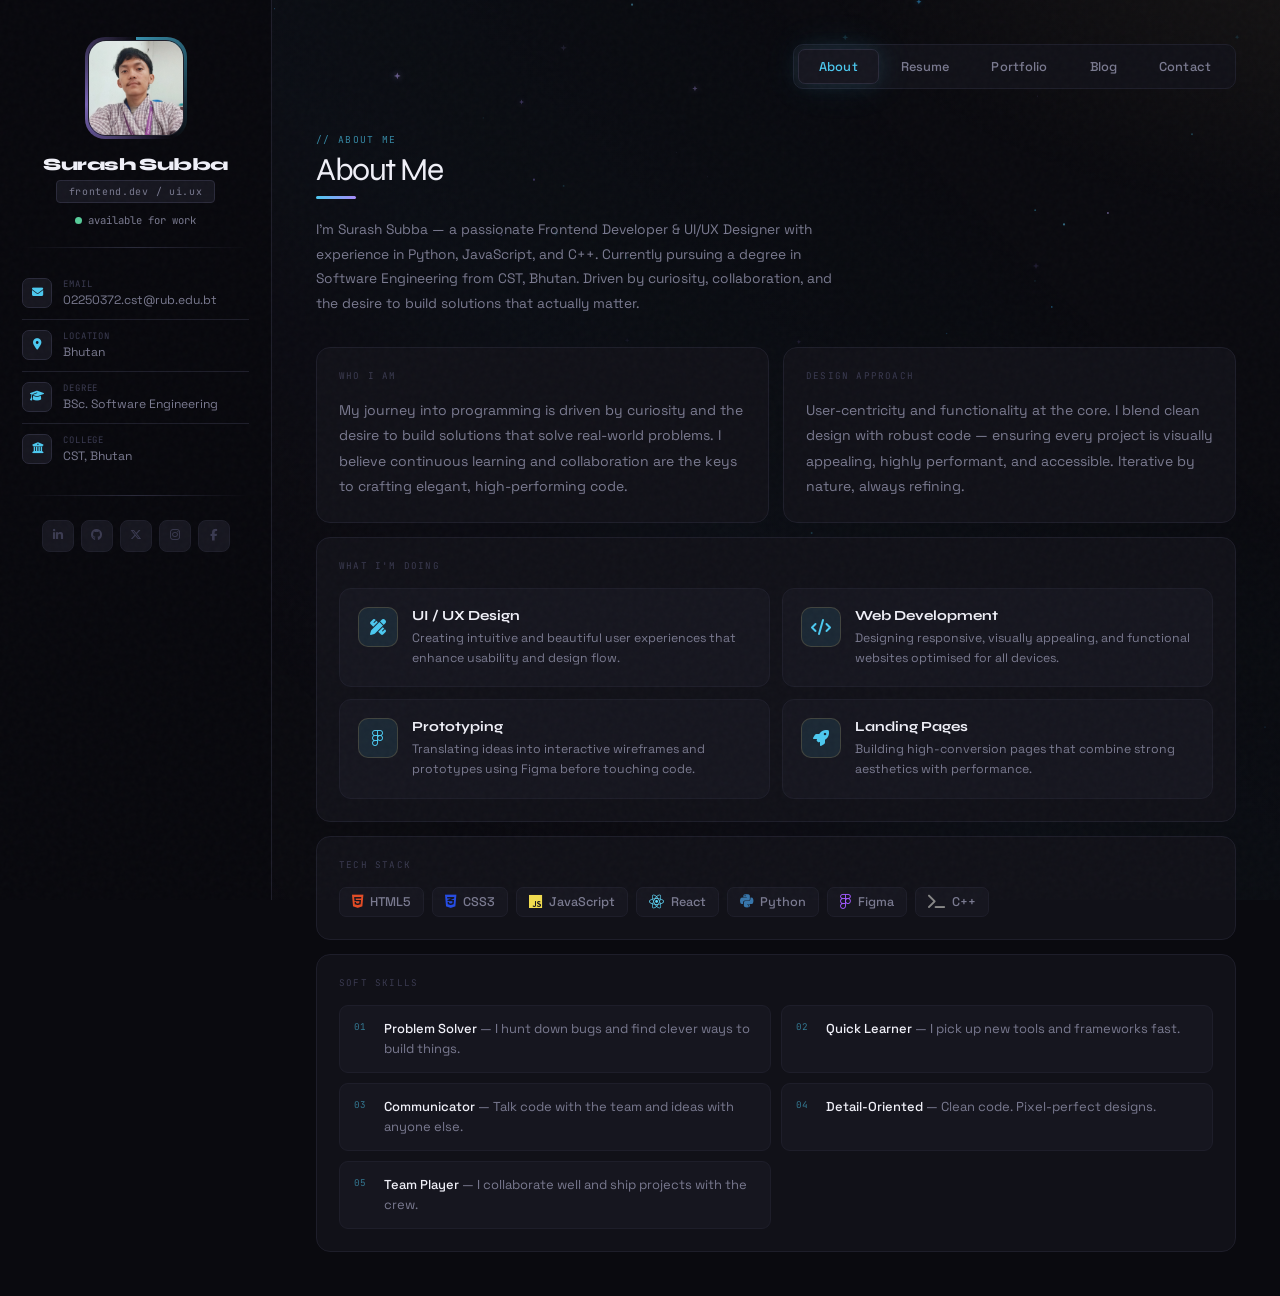
<file: index.html>
<!DOCTYPE html>
<html lang="en">
<head>
  <meta charset="UTF-8" />
  <meta name="viewport" content="width=device-width, initial-scale=1.0" />
  <title>Surash Subba</title>
  <link rel="preconnect" href="https://fonts.googleapis.com">
  <link rel="preconnect" href="https://fonts.gstatic.com" crossorigin>
  <link href="https://fonts.googleapis.com/css2?family=Syne:wght@400;700;800&family=Space+Grotesk:wght@300;400;500;600;700&family=JetBrains+Mono:wght@400;500&display=swap" rel="stylesheet">
  <link rel="stylesheet" href="https://cdnjs.cloudflare.com/ajax/libs/font-awesome/6.6.0/css/all.min.css" />
  <style>
    :root {
      --bg:         #0a0a0f;
      --sidebar:    #08080d;
      --surface:    #111118;
      --surface2:   #16161f;
      --border:     #1e1e2a;
      --border2:    #2a2a3a;
      --text:       #f0f0f8;
      --muted:      #7a7a90;
      --dim:        #3a3a50;
      --gold:       #4cc9f0;
      --gold-dim:   rgba(76,201,240,0.10);
      --gold-glow:  rgba(76,201,240,0.22);
      --gold-bright:rgba(76,201,240,0.55);
      --blue:       #4cc9f0;
      --purple:     #a78bfa;
      --green:      #57cc99;
      --font-h:     'Syne', sans-serif;
      --font-b:     'Space Grotesk', sans-serif;
      --font-m:     'JetBrains Mono', monospace;
    }
    *, *::before, *::after { box-sizing: border-box; margin: 0; padding: 0; }
    html { scroll-behavior: smooth; }

    /* ── GLOBAL SWEEP HIGHLIGHT ─────────────────────────────────────── */
    body {
      font-family: var(--font-b);
      background: var(--bg);
      color: var(--text);
      min-height: 100vh;
      display: flex;
      -webkit-font-smoothing: antialiased;
      overflow-x: hidden;
      position: relative;
    }

    /* animated conic sweep from top-right → bottom-left */
    body::before {
      content: '';
      position: fixed;
      inset: 0;
      pointer-events: none;
      z-index: 0;
      background:
        radial-gradient(ellipse 80% 60% at 110% -10%, rgba(233,196,106,0.07) 0%, transparent 60%),
        radial-gradient(ellipse 60% 50% at -10% 110%, rgba(157,78,221,0.06) 0%, transparent 60%);
      animation: sweep 8s ease-in-out infinite alternate;
    }

    @keyframes sweep {
      0%   { background:
        radial-gradient(ellipse 80% 60% at 110% -10%, rgba(76,201,240,0.09) 0%, transparent 55%),
        radial-gradient(ellipse 60% 50% at -10% 110%, rgba(167,139,250,0.06) 0%, transparent 60%); }
      50%  { background:
        radial-gradient(ellipse 90% 70% at 90%  5%,  rgba(76,201,240,0.05) 0%, transparent 60%),
        radial-gradient(ellipse 70% 60% at 10%  95%, rgba(167,139,250,0.06) 0%, transparent 60%); }
      100% { background:
        radial-gradient(ellipse 80% 60% at 60%  30%, rgba(76,201,240,0.04) 0%, transparent 55%),
        radial-gradient(ellipse 60% 50% at -5%  105%,rgba(167,139,250,0.08) 0%, transparent 60%); }
    }

    /* noise grain */
    body::after {
      content: '';
      position: fixed; inset: 0;
      background: url("data:image/svg+xml,%3Csvg viewBox='0 0 200 200' xmlns='http://www.w3.org/2000/svg'%3E%3Cfilter id='n'%3E%3CfeTurbulence type='fractalNoise' baseFrequency='0.85' numOctaves='4' stitchTiles='stitch'/%3E%3C/filter%3E%3Crect width='100%25' height='100%25' filter='url(%23n)'/%3E%3C/svg%3E");
      opacity: 0.025; pointer-events: none; z-index: 9999;
    }

    a { color: inherit; text-decoration: none; }
    ul { list-style: none; }
    button { cursor: pointer; border: none; background: none; font-family: inherit; }
    ::-webkit-scrollbar { width: 4px; }
    ::-webkit-scrollbar-track { background: var(--bg); }
    ::-webkit-scrollbar-thumb { background: var(--border2); border-radius: 99px; }

    /* ── SPARKLE CANVAS ─────────────────────────────────────────────── */
    #sparkle-canvas {
      position: fixed; inset: 0;
      pointer-events: none;
      z-index: 1;
      opacity: 0.7;
    }

    /* ── SIDEBAR ──────────────────────────────────────────────────────── */
    .sidebar {
      width: 272px;
      flex-shrink: 0;
      background: var(--sidebar);
      border-right: 1px solid var(--border);
      display: flex;
      flex-direction: column;
      align-items: center;
      padding: 40px 22px 32px;
      position: sticky;
      top: 0;
      height: 100vh;
      overflow-y: auto;
      z-index: 10;
      animation: sideIn .6s ease both;
    }
    @keyframes sideIn {
      from { opacity: 0; transform: translateX(-28px); }
      to   { opacity: 1; transform: translateX(0); }
    }

    .avatar-wrap {
      position: relative;
      width: 96px; height: 96px;
      margin-bottom: 18px;
    }
    .avatar-ring {
      position: absolute; inset: -3px;
      border-radius: 20px;
      background: conic-gradient(from 0deg, #4cc9f0, transparent 40%, #a78bfa 70%, transparent 100%);
      opacity: .7;
      animation: ring-spin 6s linear infinite;
    }
    @keyframes ring-spin {
      to { transform: rotate(360deg); }
    }
    .avatar {
      width: 100%; height: 100%;
      border-radius: 18px;
      overflow: hidden;
      border: 1px solid var(--border);
      position: relative; z-index: 1;
      background: var(--surface2);
      display: block;
    }
    .avatar img { width: 100%; height: 100%; object-fit: cover; }
    .avatar-placeholder {
      width: 100%; height: 100%;
      display: flex; align-items: center; justify-content: center;
      font-family: var(--font-h);
      font-size: 2rem; font-weight: 800;
      color: var(--gold);
      background: linear-gradient(135deg, var(--surface2) 0%, var(--surface) 100%);
    }

    .s-name {
      font-family: var(--font-h);
      font-size: 1.08rem; font-weight: 800;
      letter-spacing: -0.03em;
      text-align: center;
      margin-bottom: 5px;
    }
    .s-role {
      font-family: var(--font-m);
      font-size: 0.62rem;
      color: var(--muted);
      letter-spacing: .07em;
      text-align: center;
      background: var(--surface2);
      border: 1px solid var(--border2);
      padding: 4px 12px;
      border-radius: 4px;
      margin-bottom: 10px;
    }
    .s-status {
      display: flex; align-items: center; gap: 6px;
      font-size: 0.66rem;
      color: var(--muted);
      font-family: var(--font-m);
    }
    .pulse-dot {
      width: 7px; height: 7px;
      border-radius: 50%;
      background: var(--green);
      box-shadow: 0 0 0 0 rgba(87,204,153,0.6);
      animation: pulse 2.2s ease-out infinite;
    }
    @keyframes pulse {
      0%   { box-shadow: 0 0 0 0 rgba(87,204,153,.6); }
      70%  { box-shadow: 0 0 0 7px rgba(87,204,153,0); }
      100% { box-shadow: 0 0 0 0 rgba(87,204,153,0); }
    }

    .s-divider {
      width: 100%; height: 1px;
      background: linear-gradient(to right, transparent, var(--border2), transparent);
      margin: 20px 0;
    }

    .s-info { width: 100%; }
    .s-row {
      display: flex; align-items: flex-start; gap: 11px;
      padding: 10px 0;
      border-bottom: 1px solid var(--border);
    }
    .s-row:last-child { border-bottom: none; }
    .s-icon {
      width: 30px; height: 30px;
      border-radius: 7px;
      background: var(--surface2);
      border: 1px solid var(--border2);
      display: flex; align-items: center; justify-content: center;
      color: var(--gold);
      font-size: 0.7rem;
      flex-shrink: 0;
      transition: all .2s;
    }
    .s-row:hover .s-icon {
      border-color: var(--gold);
      box-shadow: 0 0 10px var(--gold-glow);
    }
    .s-label {
      font-family: var(--font-m);
      font-size: 0.56rem;
      color: var(--dim);
      letter-spacing: .1em;
      text-transform: uppercase;
      margin-bottom: 2px;
    }
    .s-val { font-size: 0.76rem; color: var(--muted); line-height: 1.4; }
    .s-val a:hover { color: var(--text); }

    .socials { display: flex; gap: 7px; flex-wrap: wrap; justify-content: center; margin-top: 4px; }
    .soc {
      width: 32px; height: 32px;
      border-radius: 8px;
      background: var(--surface2);
      border: 1px solid var(--border);
      display: flex; align-items: center; justify-content: center;
      color: var(--dim); font-size: 0.73rem;
      transition: all .2s ease;
    }
    .soc:hover {
      background: var(--gold-dim);
      border-color: var(--gold);
      color: var(--gold);
      box-shadow: 0 0 14px var(--gold-glow);
      transform: translateY(-2px);
    }

    /* ── MAIN ─────────────────────────────────────────────────────────── */
    .main {
      flex: 1;
      padding: 44px 44px;
      overflow-y: auto;
      position: relative; z-index: 10;
      animation: mainIn .6s .12s ease both;
    }
    @keyframes mainIn {
      from { opacity: 0; transform: translateY(18px); }
      to   { opacity: 1; transform: translateY(0); }
    }

    /* ── TABS ─────────────────────────────────────────────────────────── */
    .tab-bar {
      display: flex;
      gap: 2px;
      margin-bottom: 44px;
      margin-left: auto; 
      background: var(--surface);
      border: 1px solid var(--border);
      border-radius: 10px;
      padding: 4px;
      width: fit-content;
      position: relative;
    }
    .tab-btn {
      padding: 8px 20px;
      font-family: var(--font-b);
      font-size: 0.8rem;
      font-weight: 500;
      color: var(--muted);
      border-radius: 7px;
      transition: all .2s ease;
      letter-spacing: .01em;
      position: relative; z-index: 1;
    }
    .tab-btn:hover { color: var(--text); background: var(--surface2); }
    .tab-btn.active {
      background: var(--surface2);
      color: var(--gold);
      border: 1px solid var(--border2);
      box-shadow: 0 0 20px var(--gold-dim), 0 0 40px var(--gold-dim);
    }

    .panel { display: none; }
    .panel.active { display: block; animation: panelIn .35s ease both; }
    @keyframes panelIn {
      from { opacity: 0; transform: translateY(10px); }
      to   { opacity: 1; transform: translateY(0); }
    }

    /* ── SECTION HEAD ─────────────────────────────────────────────────── */
    .s-head { margin-bottom: 32px; }
    .eyebrow {
      font-family: var(--font-m);
      font-size: 0.6rem;
      color: var(--gold);
      letter-spacing: .14em;
      text-transform: uppercase;
      margin-bottom: 8px;
      opacity: .65;
    }
    .s-title {
      font-family: var(--font-h);
      font-size: 2rem;
      font-weight: 400;
      letter-spacing: -0.045em;
      line-height: 1;
      margin-bottom: 2px;
      position: relative;
      display: inline-block;
    }
    /* shimmering underline */
    .s-title::after {
      content: '';
      display: block;
      width: 40px; height: 3px;
      background: linear-gradient(90deg, #4cc9f0, #a78bfa);
      border-radius: 2px;
      margin-top: 10px;
      animation: underline-shimmer 3s ease-in-out infinite;
    }
    @keyframes underline-shimmer {
      0%, 100% { width: 40px; opacity: 1; }
      50% { width: 70px; opacity: .7; }
    }
    .s-sub {
      font-size: 0.86rem;
      color: var(--muted);
      line-height: 1.78;
      margin-top: 16px;
      max-width: 540px;
    }

    /* ── CARDS ────────────────────────────────────────────────────────── */
    .card {
      background: var(--surface);
      border: 1px solid var(--border);
      border-radius: 14px;
      padding: 22px;
      position: relative;
      overflow: hidden;
      transition: border-color .22s ease, box-shadow .22s ease, transform .22s ease;
    }
    /* card inner top-right glow on hover */
    .card::before {
      content: '';
      position: absolute;
      top: -60px; right: -60px;
      width: 140px; height: 140px;
      border-radius: 50%;
      background: var(--gold);
      opacity: 0;
      filter: blur(50px);
      transition: opacity .4s ease;
      pointer-events: none;
    }
    .card:hover::before { opacity: 0.07; }
    .card:hover {
      border-color: var(--border2);
      box-shadow: 0 6px 40px rgba(0,0,0,.5), 0 0 0 1px rgba(233,196,106,0.05);
      transform: translateY(-1px);
    }
    .card-lbl {
      font-family: var(--font-m);
      font-size: 0.58rem;
      color: var(--dim);
      letter-spacing: .13em;
      text-transform: uppercase;
      margin-bottom: 16px;
    }
    .card p {
      font-size: 0.875rem;
      color: var(--muted);
      line-height: 1.82;
    }
    .card p strong { color: var(--text); font-weight: 500; }

    /* ── ABOUT ────────────────────────────────────────────────────────── */
    .about-grid {
      display: grid;
      grid-template-columns: 1fr 1fr;
      gap: 14px;
      margin-bottom: 14px;
    }
    .col-2 { grid-column: 1 / -1; }

    .service-grid {
      display: grid;
      grid-template-columns: 1fr 1fr;
      gap: 12px;
      margin-top: 6px;
    }
    .svc-card {
      background: var(--surface2);
      border: 1px solid var(--border);
      border-radius: 12px;
      padding: 18px;
      display: flex; gap: 14px; align-items: flex-start;
      transition: all .22s ease;
      position: relative; overflow: hidden;
    }
    .svc-card::after {
      content: '';
      position: absolute; inset: 0;
      background: linear-gradient(135deg, var(--gold-dim) 0%, transparent 60%);
      opacity: 0;
      transition: opacity .3s ease;
    }
    .svc-card:hover { border-color: var(--gold); transform: translateY(-3px); box-shadow: 0 8px 32px rgba(0,0,0,.4); }
    .svc-card:hover::after { opacity: 1; }
    .svc-icon {
      width: 40px; height: 40px;
      border-radius: 10px;
      background: var(--gold-dim);
      border: 1px solid rgba(233,196,106,.18);
      display: flex; align-items: center; justify-content: center;
      color: var(--gold);
      font-size: 1rem;
      flex-shrink: 0;
      position: relative; z-index: 1;
      transition: all .2s;
    }
    .svc-card:hover .svc-icon { box-shadow: 0 0 16px var(--gold-glow); }
    .svc-title {
      font-family: var(--font-h);
      font-size: .87rem; font-weight: 700;
      margin-bottom: 5px;
      position: relative; z-index: 1;
    }
    .svc-desc { font-size: .77rem; color: var(--muted); line-height: 1.6; position: relative; z-index: 1; }

    .skill-tags { display: flex; flex-wrap: wrap; gap: 8px; margin-top: 4px; }
    .sk {
      display: flex; align-items: center; gap: 7px;
      background: var(--surface2);
      border: 1px solid var(--border);
      border-radius: 7px;
      padding: 6px 12px;
      font-size: .79rem;
      color: var(--muted);
      font-weight: 500;
      transition: all .2s ease;
      cursor: default;
    }
    .sk:hover { border-color: var(--gold); color: var(--text); box-shadow: 0 0 12px var(--gold-dim); transform: translateY(-1px); }
    .sk i { font-size: .95rem; }

    .soft-grid {
      display: grid;
      grid-template-columns: 1fr 1fr;
      gap: 10px;
      margin-top: 4px;
    }
    .soft-item {
      display: flex; align-items: flex-start; gap: 10px;
      background: var(--surface2);
      border: 1px solid var(--border);
      border-radius: 9px;
      padding: 13px 14px;
      transition: all .2s ease;
    }
    .soft-item:hover { border-color: var(--border2); background: #1a1a24; }
    .soft-num {
      font-family: var(--font-m);
      font-size: 0.58rem;
      color: var(--gold);
      opacity: .55;
      min-width: 20px;
      margin-top: 2px;
    }
    .soft-txt { font-size: .81rem; color: var(--muted); line-height: 1.55; }
    .soft-txt strong { color: var(--text); font-weight: 500; }

    /* ── RESUME ───────────────────────────────────────────────────────── */
    .res-cols { display: grid; grid-template-columns: 1fr 1fr; gap: 14px; }
    .timeline { display: flex; flex-direction: column; }
    .tl-item {
      display: flex; gap: 14px;
      padding-bottom: 22px;
      position: relative;
    }
    .tl-item:last-child { padding-bottom: 0; }
    .tl-left { display: flex; flex-direction: column; align-items: center; flex-shrink: 0; }
    .tl-dot {
      width: 10px; height: 10px;
      border-radius: 50%;
      background: var(--surface);
      border: 2px solid var(--gold);
      box-shadow: 0 0 10px var(--gold-glow), 0 0 20px var(--gold-dim);
      margin-top: 4px;
      animation: dot-glow 3s ease-in-out infinite;
    }
    @keyframes dot-glow {
      0%, 100% { box-shadow: 0 0 8px var(--gold-glow); }
      50% { box-shadow: 0 0 16px var(--gold-bright), 0 0 30px var(--gold-glow); }
    }
    .tl-line {
      width: 1px; flex: 1;
      background: linear-gradient(to bottom, rgba(233,196,106,.3), transparent);
      margin-top: 5px;
    }
    .tl-item:last-child .tl-line { display: none; }
    .tl-yr {
      font-family: var(--font-m);
      font-size: .58rem;
      color: var(--gold);
      letter-spacing: .07em;
      opacity: .75;
      margin-bottom: 4px;
    }
    .tl-t { font-size: .88rem; font-weight: 600; margin-bottom: 4px; color: var(--text); }
    .tl-d { font-size: .79rem; color: var(--muted); line-height: 1.6; }

    .cert-list { display: flex; flex-direction: column; }
    .cert-row {
      display: flex; align-items: center; gap: 10px;
      padding: 10px 0;
      border-bottom: 1px solid var(--border);
      font-size: .81rem;
      color: var(--muted);
      transition: all .18s ease;
    }
    .cert-row:hover { color: var(--text); padding-left: 4px; }
    .cert-row:last-child { border-bottom: none; }
    .cert-row i { color: var(--gold); font-size: .58rem; opacity: .65; flex-shrink: 0; }

    /* ── PORTFOLIO ────────────────────────────────────────────────────── */
    .proj-grid { display: grid; grid-template-columns: 1fr 1fr; gap: 14px; }
    .proj-card {
      background: var(--surface);
      border: 1px solid var(--border);
      border-radius: 14px;
      overflow: hidden;
      transition: all .25s ease;
      position: relative;
    }
    .proj-card::before {
      content: '';
      position: absolute; inset: 0;
      background: linear-gradient(135deg, rgba(233,196,106,.04) 0%, transparent 50%);
      opacity: 0;
      transition: opacity .3s ease;
      z-index: 0;
      pointer-events: none;
    }
    .proj-card:hover {
      border-color: rgba(233,196,106,.35);
      transform: translateY(-5px);
      box-shadow: 0 16px 50px rgba(0,0,0,.55), 0 0 30px var(--gold-dim);
    }
    .proj-card:hover::before { opacity: 1; }
    .proj-thumb {
      height: 148px;
      display: flex; align-items: center; justify-content: center;
      font-size: 2.6rem;
      position: relative; overflow: hidden;
    }
    .proj-thumb::before {
      content: '';
      position: absolute; inset: 0;
      background-image: radial-gradient(circle, rgba(255,255,255,0.04) 1px, transparent 1px);
      background-size: 22px 22px;
    }
    /* sweep shimmer on thumb hover */
    .proj-thumb::after {
      content: '';
      position: absolute;
      top: 0; left: -100%;
      width: 60%; height: 100%;
      background: linear-gradient(105deg, transparent 40%, rgba(233,196,106,0.08) 50%, transparent 60%);
      transition: left .5s ease;
    }
    .proj-card:hover .proj-thumb::after { left: 160%; }
    .proj-thumb span { position: relative; z-index: 1; }
    .proj-body { padding: 18px 20px; position: relative; z-index: 1; }
    .proj-tags { display: flex; gap: 5px; flex-wrap: wrap; margin-bottom: 9px; }
    .proj-tag {
      font-family: var(--font-m);
      font-size: .58rem;
      color: var(--dim);
      border: 1px solid var(--border);
      padding: 2px 8px; border-radius: 4px;
      letter-spacing: .04em;
      transition: all .18s ease;
    }
    .proj-card:hover .proj-tag { border-color: rgba(233,196,106,.4); color: rgba(233,196,106,.7); }
    .proj-title {
      font-family: var(--font-h);
      font-size: .94rem; font-weight: 700;
      letter-spacing: -.02em;
      margin-bottom: 7px;
    }
    .proj-desc { font-size: .79rem; color: var(--muted); line-height: 1.65; }

    /* ── BLOG ─────────────────────────────────────────────────────────── */
    .blog-list { display: flex; flex-direction: column; }
    .blog-item {
      display: flex; gap: 22px; align-items: flex-start;
      padding: 24px 0;
      border-bottom: 1px solid var(--border);
      transition: all .2s ease;
    }
    .blog-item:first-child { padding-top: 0; }
    .blog-item:last-child { border-bottom: none; }
    .blog-item:hover { padding-left: 6px; }
    .blog-item:hover .blog-num { color: var(--gold); }
    .blog-num {
      font-family: var(--font-m);
      font-size: .6rem; color: var(--dim);
      letter-spacing: .06em;
      min-width: 22px; margin-top: 4px;
      transition: color .2s ease;
    }
    .blog-date {
      font-family: var(--font-m);
      font-size: .58rem; color: var(--dim);
      letter-spacing: .07em; margin-bottom: 6px;
    }
    .blog-title {
      font-family: var(--font-h);
      font-size: 1rem; font-weight: 700;
      letter-spacing: -.02em; margin-bottom: 8px;
    }
    .blog-ex { font-size: .83rem; color: var(--muted); line-height: 1.78; }

    /* ── CONTACT ──────────────────────────────────────────────────────── */
    .con-grid { display: grid; grid-template-columns: 1fr 1fr; gap: 14px; }
    .con-grid .col-2 { grid-column: 1 / -1; }
    .con-item {
      display: flex; align-items: center; gap: 13px;
      padding: 13px 0;
      border-bottom: 1px solid var(--border);
      transition: all .18s ease;
    }
    .con-item:hover { padding-left: 4px; }
    .con-item:last-of-type { border-bottom: none; }
    .con-ico {
      width: 36px; height: 36px;
      border-radius: 8px;
      background: var(--gold-dim);
      border: 1px solid rgba(233,196,106,.15);
      display: flex; align-items: center; justify-content: center;
      color: var(--gold); font-size: .8rem;
      flex-shrink: 0;
      transition: all .2s;
    }
    .con-item:hover .con-ico { box-shadow: 0 0 14px var(--gold-glow); }
    .con-lbl { font-family: var(--font-m); font-size: .58rem; color: var(--dim); letter-spacing: .09em; text-transform: uppercase; margin-bottom: 2px; }
    .con-val { font-size: .81rem; color: var(--muted); }
    .con-val a:hover { color: var(--text); }

    .form-row { display: grid; grid-template-columns: 1fr 1fr; gap: 14px; }
    .fg { margin-bottom: 14px; }
    .fg:last-child { margin-bottom: 0; }
    .flbl {
      display: block;
      font-family: var(--font-m);
      font-size: .58rem; color: var(--dim);
      letter-spacing: .1em; text-transform: uppercase;
      margin-bottom: 7px;
    }
    .finput, .ftarea {
      width: 100%;
      background: var(--surface2);
      border: 1px solid var(--border);
      border-radius: 8px;
      padding: 11px 14px;
      color: var(--text);
      font-family: var(--font-b);
      font-size: .85rem;
      outline: none;
      transition: border-color .2s ease, box-shadow .2s ease;
    }
    .finput::placeholder, .ftarea::placeholder { color: var(--dim); }
    .finput:focus, .ftarea:focus {
      border-color: var(--gold);
      box-shadow: 0 0 0 3px var(--gold-dim), 0 0 20px var(--gold-dim);
    }
    .ftarea { resize: vertical; min-height: 100px; }
    .fbtn {
      width: 100%;
      padding: 12px;
      background: linear-gradient(135deg, #4cc9f0 0%, #a78bfa 100%);
      color: #08080d;
      border: none;
      border-radius: 8px;
      font-family: var(--font-h);
      font-size: .85rem;
      font-weight: 700;
      letter-spacing: .03em;
      cursor: pointer;
      margin-top: 8px;
      transition: all .22s ease;
      position: relative; overflow: hidden;
    }
    .fbtn::after {
      content: '';
      position: absolute;
      top: 0; left: -100%;
      width: 60%; height: 100%;
      background: linear-gradient(105deg, transparent 40%, rgba(255,255,255,.25) 50%, transparent 60%);
      transition: left .45s ease;
    }
    .fbtn:hover { box-shadow: 0 6px 28px var(--gold-bright); transform: translateY(-2px); }
    .fbtn:hover::after { left: 160%; }

    /* ── RESPONSIVE ───────────────────────────────────────────────────── */
    @media (max-width: 960px) {
      body { flex-direction: column; }
      .sidebar { width: 100%; height: auto; position: static; }
      .main { padding: 28px 20px; }
      .about-grid, .res-cols, .proj-grid, .con-grid, .service-grid, .soft-grid { grid-template-columns: 1fr; }
      .col-2, .con-grid .col-2 { grid-column: 1; }
      .form-row { grid-template-columns: 1fr; }
      .tab-bar { flex-wrap: wrap; width: 100%; }
    }
  </style>
</head>
<body>

  <!-- sparkle canvas -->
  <canvas id="sparkle-canvas"></canvas>

  <!-- ── SIDEBAR ── -->
  <aside class="sidebar">
    <div class="avatar-wrap">
      <div class="avatar-ring"></div>
      <div class="avatar">
        <img src="assets/surash.jpeg" alt="Surash Subba">
      </div>
    </div>

    <div class="s-name">Surash Subba</div>
    <div class="s-role">frontend.dev / ui.ux</div>
    <div class="s-status">
      <div class="pulse-dot"></div>
      available for work
    </div>

    <div class="s-divider"></div>

    <div class="s-info">
      <div class="s-row">
        <div class="s-icon"><i class="fa-solid fa-envelope"></i></div>
        <div>
          <div class="s-label">Email</div>
          <div class="s-val"><a href="mailto:02250372.cst@rub.edu.bt">02250372.cst@rub.edu.bt</a></div>
        </div>
      </div>
      <div class="s-row">
        <div class="s-icon"><i class="fa-solid fa-location-dot"></i></div>
        <div>
          <div class="s-label">Location</div>
          <div class="s-val">Bhutan</div>
        </div>
      </div>
      <div class="s-row">
        <div class="s-icon"><i class="fa-solid fa-graduation-cap"></i></div>
        <div>
          <div class="s-label">Degree</div>
          <div class="s-val">BSc. Software Engineering</div>
        </div>
      </div>
      <div class="s-row">
        <div class="s-icon"><i class="fa-solid fa-building-columns"></i></div>
        <div>
          <div class="s-label">College</div>
          <div class="s-val">CST, Bhutan</div>
        </div>
      </div>
    </div>

    <div class="s-divider"></div>

    <div class="socials">
      <a href="#" class="soc" title="LinkedIn"><i class="fa-brands fa-linkedin-in"></i></a>
      <a href="https://github.com/surashsubba" class="soc" title="GitHub"><i class="fa-brands fa-github"></i></a>
      <a href="#" class="soc" title="X"><i class="fa-brands fa-x-twitter"></i></a>
      <a href="https://www.instagram.com/absolutewill.63?igsh=MXFxb2IxamE5cm1tMA==" class="soc" title="Instagram"><i class="fa-brands fa-instagram"></i></a>
      <a href="https://www.facebook.com/share/1Q8uhwhFLz/" class="soc" title="Facebook"><i class="fa-brands fa-facebook-f"></i></a>
    </div>
  </aside>

  <!-- ── MAIN ── -->
  <main class="main">
    <nav class="tab-bar">
      <button class="tab-btn active" data-tab="about">About</button>
      <button class="tab-btn" data-tab="resume">Resume</button>
      <button class="tab-btn" data-tab="portfolio">Portfolio</button>
      <button class="tab-btn" data-tab="blog">Blog</button>
      <button class="tab-btn" data-tab="contact">Contact</button>
    </nav>

    <!-- ── ABOUT ── -->
    <section class="panel active" id="tab-about">
      <div class="s-head">
        <div class="eyebrow">// about me</div>
        <div class="s-title">About Me</div>
        <p class="s-sub">I'm Surash Subba — a passionate Frontend Developer & UI/UX Designer with experience in Python, JavaScript, and C++. Currently pursuing a degree in Software Engineering from CST, Bhutan. Driven by curiosity, collaboration, and the desire to build solutions that actually matter.</p>
      </div>

      <div class="about-grid">
        <div class="card">
          <div class="card-lbl">who i am</div>
          <p>My journey into programming is driven by curiosity and the desire to build solutions that solve real-world problems. I believe continuous learning and collaboration are the keys to crafting elegant, high-performing code.</p>
        </div>
        <div class="card">
          <div class="card-lbl">design approach</div>
          <p>User-centricity and functionality at the core. I blend clean design with robust code — ensuring every project is visually appealing, highly performant, and accessible. Iterative by nature, always refining.</p>
        </div>
      </div>

      <div class="card col-2" style="margin-bottom:14px;">
        <div class="card-lbl">what i'm doing</div>
        <div class="service-grid">
          <div class="svc-card">
            <div class="svc-icon"><i class="fa-solid fa-pen-ruler"></i></div>
            <div>
              <div class="svc-title">UI / UX Design</div>
              <div class="svc-desc">Creating intuitive and beautiful user experiences that enhance usability and design flow.</div>
            </div>
          </div>
          <div class="svc-card">
            <div class="svc-icon"><i class="fa-solid fa-code"></i></div>
            <div>
              <div class="svc-title">Web Development</div>
              <div class="svc-desc">Designing responsive, visually appealing, and functional websites optimised for all devices.</div>
            </div>
          </div>
          <div class="svc-card">
            <div class="svc-icon"><i class="fa-brands fa-figma"></i></div>
            <div>
              <div class="svc-title">Prototyping</div>
              <div class="svc-desc">Translating ideas into interactive wireframes and prototypes using Figma before touching code.</div>
            </div>
          </div>
          <div class="svc-card">
            <div class="svc-icon"><i class="fa-solid fa-rocket"></i></div>
            <div>
              <div class="svc-title">Landing Pages</div>
              <div class="svc-desc">Building high-conversion pages that combine strong aesthetics with performance.</div>
            </div>
          </div>
        </div>
      </div>

      <div class="card col-2" style="margin-bottom:14px;">
        <div class="card-lbl">tech stack</div>
        <div class="skill-tags">
          <div class="sk"><i class="fa-brands fa-html5" style="color:#e34c26"></i>HTML5</div>
          <div class="sk"><i class="fa-brands fa-css3-alt" style="color:#264de4"></i>CSS3</div>
          <div class="sk"><i class="fa-brands fa-js" style="color:#f0db4f"></i>JavaScript</div>
          <div class="sk"><i class="fa-brands fa-react" style="color:#61dafb"></i>React</div>
          <div class="sk"><i class="fa-brands fa-python" style="color:#3776ab"></i>Python</div>
          <div class="sk"><i class="fa-brands fa-figma" style="color:#a259ff"></i>Figma</div>
          <div class="sk"><i class="fa-solid fa-terminal" style="color:#888"></i>C++</div>
        </div>
      </div>

      <div class="card col-2">
        <div class="card-lbl">soft skills</div>
        <div class="soft-grid">
          <div class="soft-item"><span class="soft-num">01</span><span class="soft-txt"><strong>Problem Solver</strong> — I hunt down bugs and find clever ways to build things.</span></div>
          <div class="soft-item"><span class="soft-num">02</span><span class="soft-txt"><strong>Quick Learner</strong> — I pick up new tools and frameworks fast.</span></div>
          <div class="soft-item"><span class="soft-num">03</span><span class="soft-txt"><strong>Communicator</strong> — Talk code with the team and ideas with anyone else.</span></div>
          <div class="soft-item"><span class="soft-num">04</span><span class="soft-txt"><strong>Detail-Oriented</strong> — Clean code. Pixel-perfect designs.</span></div>
          <div class="soft-item"><span class="soft-num">05</span><span class="soft-txt"><strong>Team Player</strong> — I collaborate well and ship projects with the crew.</span></div>
        </div>
      </div>
    </section>

    <!-- ── RESUME ── -->
    <section class="panel" id="tab-resume">
      <div class="s-head">
        <div class="eyebrow">// resume</div>
        <div class="s-title">Resume</div>
        <p class="s-sub">Education, learning journey & certifications so far.</p>
      </div>
      <div class="res-cols">
        <div class="card">
          <div class="card-lbl">education</div>
          <div class="timeline">
            <div class="tl-item">
              <div class="tl-left"><div class="tl-dot"></div><div class="tl-line"></div></div>
              <div><div class="tl-yr">2024 – present</div><div class="tl-t">BSc. Software Engineering</div><div class="tl-d">College of Science and Technology, Bhutan</div></div>
            </div>
            <div class="tl-item">
              <div class="tl-left"><div class="tl-dot"></div><div class="tl-line"></div></div>
              <div><div class="tl-yr">2024</div><div class="tl-t">Class XII Graduate</div><div class="tl-d">Karma High HSS</div></div>
            </div>
          </div>
        </div>
        <div class="card">
          <div class="card-lbl">certifications</div>
          <div class="cert-list">
            <div class="cert-row"><i class="fa-solid fa-circle-dot"></i>Front-End Web Development Program</div>
            <div class="cert-row"><i class="fa-solid fa-circle-dot"></i>National Senior Certificate — freeCodeCamp</div>
            <div class="cert-row"><i class="fa-solid fa-circle-dot"></i>Programming Foundations — LinkedIn</div>
            <div class="cert-row"><i class="fa-solid fa-circle-dot"></i>HTML & CSS Essentials — LinkedIn</div>
            <div class="cert-row"><i class="fa-solid fa-circle-dot"></i>JavaScript Essentials — Cisco</div>
            <div class="cert-row"><i class="fa-solid fa-circle-dot"></i>Professional Foundations — ALX Africa</div>
          </div>
        </div>
        <div class="card col-2">
          <div class="card-lbl">learning journey</div>
          <div class="timeline" style="margin-top:4px;">
            <div class="tl-item">
              <div class="tl-left"><div class="tl-dot"></div><div class="tl-line"></div></div>
              <div><div class="tl-yr">2025</div><div class="tl-t">Started Software Engineering Journey</div><div class="tl-d">Exploring web development — HTML, CSS, JavaScript fundamentals.</div></div>
            </div>
            <div class="tl-item">
              <div class="tl-left"><div class="tl-dot"></div><div class="tl-line"></div></div>
              <div><div class="tl-yr">2025</div><div class="tl-t">Programming Fundamentals</div><div class="tl-d">Python and C++ from the ground up.</div></div>
            </div>
            <div class="tl-item">
              <div class="tl-left"><div class="tl-dot"></div><div class="tl-line"></div></div>
              <div><div class="tl-yr">2025</div><div class="tl-t">UI/UX Design with Figma</div><div class="tl-d">Mockups, design principles, prototyping.</div></div>
            </div>
            <div class="tl-item">
              <div class="tl-left"><div class="tl-dot"></div><div class="tl-line"></div></div>
              <div><div class="tl-yr">2025</div><div class="tl-t">Building Real Projects</div><div class="tl-d">Applying knowledge through hands-on builds — layout, responsiveness, interactivity.</div></div>
            </div>
            <div class="tl-item">
              <div class="tl-left"><div class="tl-dot"></div><div class="tl-line"></div></div>
              <div><div class="tl-yr">beyond →</div><div class="tl-t">Full-Stack & Beyond</div><div class="tl-d">Full-stack development, mobile apps, real-world collaborative projects.</div></div>
            </div>
          </div>
        </div>
      </div>
    </section>

    <!-- ── PORTFOLIO ── -->
    <section class="panel" id="tab-portfolio">
      <div class="s-head">
        <div class="eyebrow">// portfolio</div>
        <div class="s-title">My Work</div>
        <p class="s-sub">Projects built as a beginner — learning by doing.</p>
      </div>
      <div class="proj-grid">
        <div class="proj-card">
          <div class="proj-thumb" style="background:linear-gradient(135deg,#0d0d1a,#1a1a2e)"><span>🎨</span></div>
          <div class="proj-body">
            <div class="proj-tags"><span class="proj-tag">ui/ux</span><span class="proj-tag">figma</span><span class="proj-tag">html/css</span></div>
            <div class="proj-title">Slack UI Clone</div>
            <p class="proj-desc">Replicating Slack's interface to understand real-world design systems and appreciate the complexity behind building complex UIs.</p>
          </div>
        </div>
        <div class="proj-card">
          <div class="proj-thumb" style="background:linear-gradient(135deg,#0d1218,#121c28)"><span>🧮</span></div>
          <div class="proj-body">
            <div class="proj-tags"><span class="proj-tag">javascript</span><span class="proj-tag">python</span><span class="proj-tag">logic</span></div>
            <div class="proj-title">Simple Calculator</div>
            <p class="proj-desc">A written project to dive into programming methodology — exploring logic, conditionals, and input handling from scratch.</p>
          </div>
        </div>
        <div class="proj-card">
          <div class="proj-thumb" style="background:linear-gradient(135deg,#0d1a0d,#122010)"><span>🏫</span></div>
          <div class="proj-body">
            <div class="proj-tags"><span class="proj-tag">web app</span><span class="proj-tag">html/css</span><span class="proj-tag">js</span></div>
            <div class="proj-title">Room Booking — CST</div>
            <p class="proj-desc">Built a functional room-booking interface to address a real problem freshers faced at CST.</p>
          </div>
        </div>
        <div class="proj-card">
          <div class="proj-thumb" style="background:linear-gradient(135deg,#160e1a,#201228)"><span>🗂️</span></div>
          <div class="proj-body">
            <div class="proj-tags"><span class="proj-tag">figma</span><span class="proj-tag">html</span><span class="proj-tag">css</span></div>
            <div class="proj-title">Personal Portfolio</div>
            <p class="proj-desc">Designed and coded a personal portfolio — Figma for prototyping, HTML/CSS for implementation.</p>
          </div>
        </div>
      </div>
    </section>

    <!-- ── BLOG ── -->
    <section class="panel" id="tab-blog">
      <div class="s-head">
        <div class="eyebrow">// blog</div>
        <div class="s-title">Milestones</div>
        <p class="s-sub">Key moments that mark my growth as a developer and designer.</p>
      </div>
      <div class="blog-list">
        <div class="blog-item">
          <div class="blog-num">01</div>
          <div>
            <div class="blog-date">2025</div>
            <div class="blog-title">Started Web Development</div>
            <p class="blog-ex">Began learning HTML, CSS, and JavaScript — exploring how websites are built from the ground up, how browsers interpret markup, and how styling shapes user experience.</p>
          </div>
        </div>
        <div class="blog-item">
          <div class="blog-num">02</div>
          <div>
            <div class="blog-date">2025</div>
            <div class="blog-title">Exploring Design & Figma</div>
            <p class="blog-ex">Focused on UI/UX design — creating small web page mockups and learning design principles. Figma became the go-to tool for translating ideas into visual layouts before touching code.</p>
          </div>
        </div>
        <div class="blog-item">
          <div class="blog-num">03</div>
          <div>
            <div class="blog-date">2025</div>
            <div class="blog-title">Building First Projects</div>
            <p class="blog-ex">Started applying knowledge through real projects — experimenting with layout, responsiveness, and interactivity. Each project forced clearer, more logical thinking.</p>
          </div>
        </div>
        <div class="blog-item">
          <div class="blog-num">04</div>
          <div>
            <div class="blog-date">2025</div>
            <div class="blog-title">Improving Logical & Coding Skills</div>
            <p class="blog-ex">Strengthening coding fundamentals and problem-solving to enhance both design and development abilities. Programming, I've realised, is as much about thinking clearly as it is about syntax.</p>
          </div>
        </div>
      </div>
    </section>

    <!-- ── CONTACT ── -->
    <section class="panel" id="tab-contact">
      <div class="s-head">
        <div class="eyebrow">// contact</div>
        <div class="s-title">Let's Talk</div>
        <p class="s-sub">Have a project in mind or just want to say hi — reach out anytime.</p>
      </div>
      <div class="con-grid">
        <div class="card">
          <div class="card-lbl">get in touch</div>
          <div class="con-item">
            <div class="con-ico"><i class="fa-solid fa-envelope"></i></div>
            <div><div class="con-lbl">Email</div><div class="con-val"><a href="mailto:subras.design@gmail.com">subras.design@gmail.com</a></div></div>
          </div>
          <div class="con-item">
            <div class="con-ico"><i class="fa-solid fa-location-dot"></i></div>
            <div><div class="con-lbl">Location</div><div class="con-val">Bhutan</div></div>
          </div>
          <div class="con-item">
            <div class="con-ico"><i class="fa-solid fa-graduation-cap"></i></div>
            <div><div class="con-lbl">College</div><div class="con-val">College of Science & Technology</div></div>
          </div>
          <div style="margin-top:18px;">
            <div class="card-lbl" style="margin-bottom:10px;">socials</div>
            <div class="socials" style="justify-content:flex-start;">
              <a href="#" class="soc"><i class="fa-brands fa-linkedin-in"></i></a>
              <a href="#" class="soc"><i class="fa-brands fa-github"></i></a>
              <a href="#" class="soc"><i class="fa-brands fa-x-twitter"></i></a>
              <a href="#" class="soc"><i class="fa-brands fa-instagram"></i></a>
              <a href="#" class="soc"><i class="fa-brands fa-facebook-f"></i></a>
            </div>
          </div>
        </div>
        <div class="card">
          <div class="card-lbl">what i offer</div>
          <div class="soft-grid" style="grid-template-columns:1fr; margin-top:4px;">
            <div class="soft-item"><span class="soft-num">—</span><span class="soft-txt"><strong>UI / UX Design</strong> — Intuitive, beautiful experiences.</span></div>
            <div class="soft-item"><span class="soft-num">—</span><span class="soft-txt"><strong>Web Design</strong> — Responsive websites for all devices.</span></div>
            <div class="soft-item"><span class="soft-num">—</span><span class="soft-txt"><strong>Landing Pages</strong> — Aesthetics meets performance.</span></div>
          </div>
        </div>
        <div class="card col-2">
          <div class="card-lbl">send a message</div>
          <div class="form-row" style="margin-top:6px;">
            <div class="fg"><label class="flbl">Name</label><input type="text" class="finput" placeholder="Your name" /></div>
            <div class="fg"><label class="flbl">Email</label><input type="email" class="finput" placeholder="your@email.com" /></div>
          </div>
          <div class="fg"><label class="flbl">Subject</label><input type="text" class="finput" placeholder="What's this about?" /></div>
          <div class="fg"><label class="flbl">Message</label><textarea class="ftarea" placeholder="Tell me about your project or just say hi…"></textarea></div>
          <button class="fbtn">Send Message →</button>
        </div>
      </div>
    </section>
  </main>

  <script>
    /* ── TABS ── */
    const tabs   = document.querySelectorAll('.tab-btn');
    const panels = document.querySelectorAll('.panel');
    tabs.forEach(btn => {
      btn.addEventListener('click', () => {
        tabs.forEach(t => t.classList.remove('active'));
        panels.forEach(p => p.classList.remove('active'));
        btn.classList.add('active');
        document.getElementById('tab-' + btn.dataset.tab).classList.add('active');
      });
    });

    /* ── SPARKLE PARTICLES ── */
    const canvas = document.getElementById('sparkle-canvas');
    const ctx    = canvas.getContext('2d');

    function resize() {
      canvas.width  = window.innerWidth;
      canvas.height = window.innerHeight;
    }
    resize();
    window.addEventListener('resize', resize);

    // particle pool
    const GOLD = [
      'rgba( 76,201,240,',
      'rgba(100,215,255,',
      'rgba(167,139,250,',
      'rgba(192,168,255,',
      'rgba( 56,182,255,',
    ];

    class Particle {
      constructor() { this.reset(true); }
      reset(init) {
        this.x    = Math.random() * canvas.width;
        this.y    = init ? Math.random() * canvas.height : canvas.height + 10;
        this.size = Math.random() * 1.5 + 0.4;
        this.speed = Math.random() * 0.4 + 0.1;
        this.drift = (Math.random() - 0.5) * 0.25;
        this.alpha = 0;
        this.maxAlpha = Math.random() * 0.55 + 0.15;
        this.color = GOLD[Math.floor(Math.random() * GOLD.length)];
        this.life  = 0;
        this.maxLife = Math.random() * 200 + 120;
        // some particles get an extra twinkle
        this.twinkle = Math.random() > 0.6;
        this.twinkleSpeed = Math.random() * 0.08 + 0.03;
        this.twinklePhase = Math.random() * Math.PI * 2;
      }
      update() {
        this.y -= this.speed;
        this.x += this.drift;
        this.life++;
        const half = this.maxLife / 2;
        if (this.life < 30) this.alpha = (this.life / 30) * this.maxAlpha;
        else if (this.life > this.maxLife - 40) this.alpha = ((this.maxLife - this.life) / 40) * this.maxAlpha;
        else this.alpha = this.maxAlpha;
        if (this.twinkle) {
          this.alpha *= 0.7 + 0.3 * Math.sin(this.life * this.twinkleSpeed + this.twinklePhase);
        }
        if (this.life >= this.maxLife || this.y < -10) this.reset(false);
      }
      draw() {
        ctx.save();
        ctx.globalAlpha = Math.max(0, this.alpha);
        ctx.fillStyle = this.color + '1)';
        // star shape for some
        if (this.size > 1.2) {
          ctx.shadowColor = this.color + '0.8)';
          ctx.shadowBlur  = 6;
          drawStar(ctx, this.x, this.y, 4, this.size * 1.8, this.size * 0.7);
        } else {
          ctx.beginPath();
          ctx.arc(this.x, this.y, this.size, 0, Math.PI * 2);
          ctx.fill();
        }
        ctx.restore();
      }
    }

    function drawStar(ctx, cx, cy, spikes, outer, inner) {
      let rot = (Math.PI / 2) * 3;
      const step = Math.PI / spikes;
      ctx.beginPath();
      ctx.moveTo(cx, cy - outer);
      for (let i = 0; i < spikes; i++) {
        ctx.lineTo(cx + Math.cos(rot) * outer, cy + Math.sin(rot) * outer);
        rot += step;
        ctx.lineTo(cx + Math.cos(rot) * inner, cy + Math.sin(rot) * inner);
        rot += step;
      }
      ctx.lineTo(cx, cy - outer);
      ctx.closePath();
      ctx.fill();
    }

    const particles = Array.from({ length: 80 }, () => new Particle());

    /* Moving sweep beam — top-right → bottom-left */
    let beamT = 0;
    function drawBeam() {
      beamT += 0.003;
      const W = canvas.width, H = canvas.height;
      // beam travels from top-right arc to bottom-left
      const t = (Math.sin(beamT) + 1) / 2;  // 0..1 oscillate
      const x1 = W * (0.6 + 0.4 * (1 - t));
      const y1 = H * (0.0 + 0.3 * (1 - t));
      const x2 = W * (0.0 + 0.4 * t);
      const y2 = H * (0.7 + 0.3 * t);

      const grad = ctx.createLinearGradient(x1, y1, x2, y2);
      grad.addColorStop(0,   'rgba( 76,201,240,0)');
      grad.addColorStop(0.3, 'rgba( 76,201,240,0.025)');
      grad.addColorStop(0.5, 'rgba( 76,201,240,0.04)');
      grad.addColorStop(0.7, 'rgba(167,139,250,0.025)');
      grad.addColorStop(1,   'rgba(167,139,250,0)');

      ctx.save();
      ctx.fillStyle = grad;
      ctx.fillRect(0, 0, W, H);
      ctx.restore();
    }

    function animate() {
      ctx.clearRect(0, 0, canvas.width, canvas.height);
      drawBeam();
      particles.forEach(p => { p.update(); p.draw(); });
      requestAnimationFrame(animate);
    }
    animate();

    /* ── MOUSE TRAIL sparkles ── */
    let lastMouse = { x: 0, y: 0 };
    window.addEventListener('mousemove', e => {
      const dx = e.clientX - lastMouse.x;
      const dy = e.clientY - lastMouse.y;
      if (Math.hypot(dx, dy) > 18) {
        lastMouse = { x: e.clientX, y: e.clientY };
        // "burst" a particle near cursor
        const p = particles[Math.floor(Math.random() * particles.length)];
        p.x = e.clientX + (Math.random() - 0.5) * 20;
        p.y = e.clientY + (Math.random() - 0.5) * 20;
        p.life = 0;
        p.maxLife = 80;
        p.speed = Math.random() * 0.8 + 0.3;
        p.size = Math.random() * 1.8 + 0.6;
        p.alpha = 0;
        p.maxAlpha = 0.6;
      }
    });
  </script>
</body>
</html>
</file>
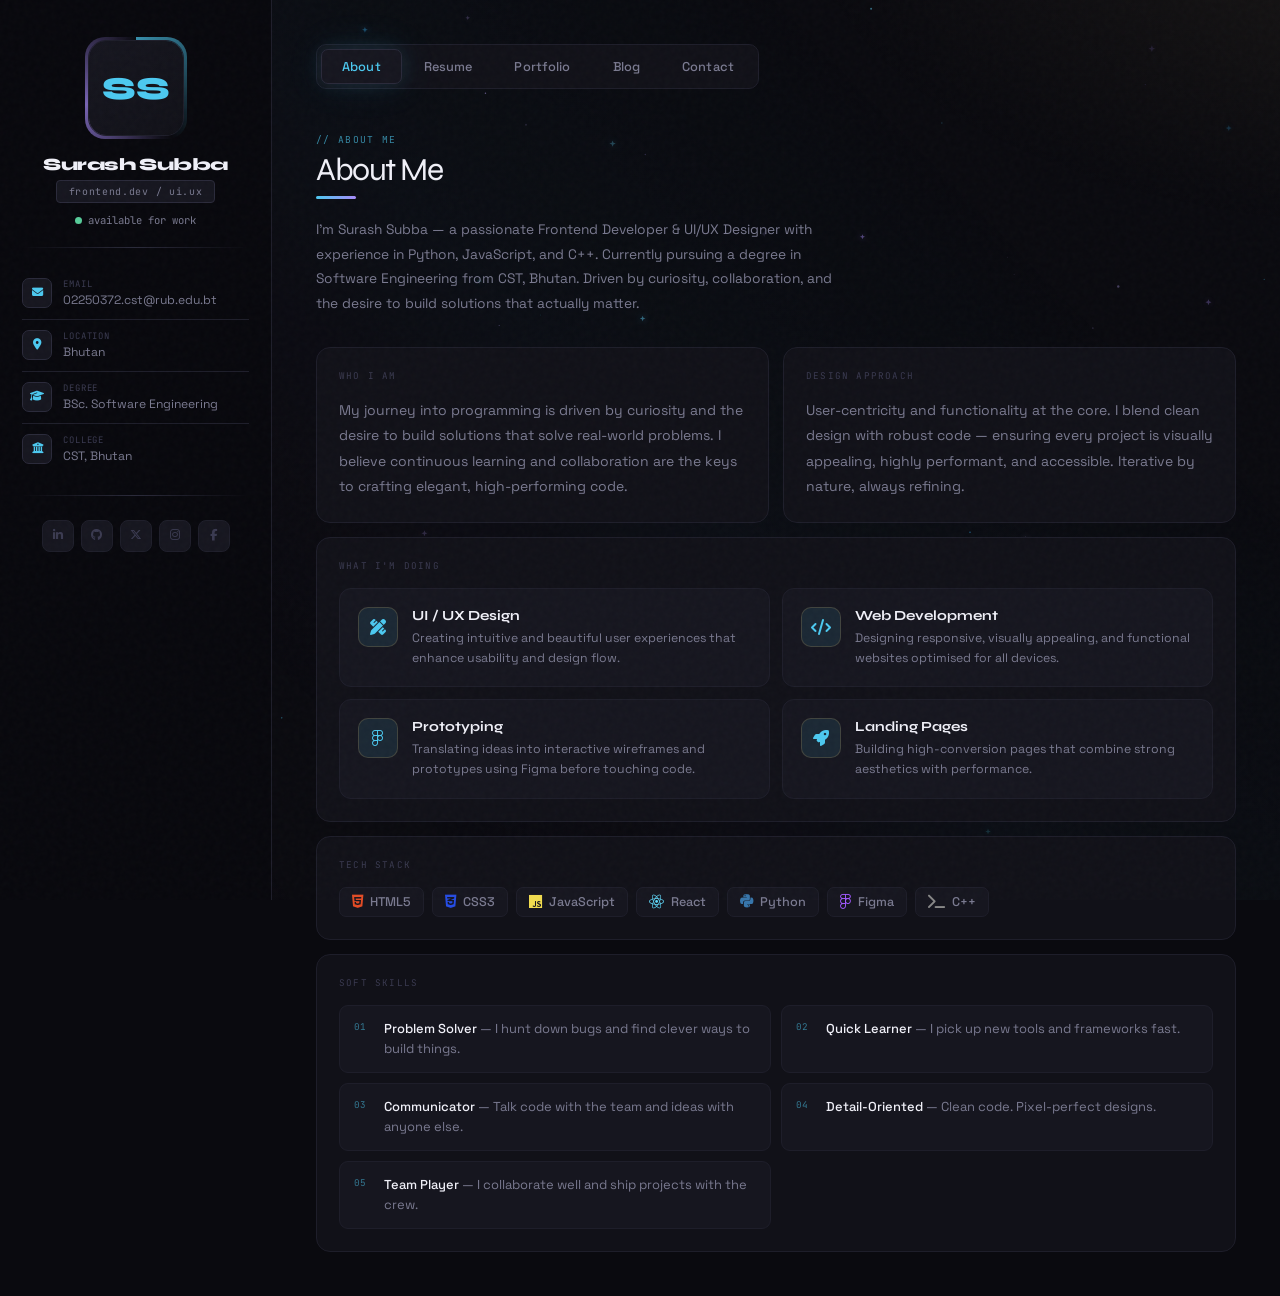
<file: Profile_HTML&CSS/index.html>
<!DOCTYPE html>
<html lang="en">
<head>
  <meta charset="UTF-8" />
  <meta name="viewport" content="width=device-width, initial-scale=1.0" />
  <title>Surash Subba</title>
  <link rel="preconnect" href="https://fonts.googleapis.com">
  <link rel="preconnect" href="https://fonts.gstatic.com" crossorigin>
  <link href="https://fonts.googleapis.com/css2?family=Syne:wght@400;700;800&family=Space+Grotesk:wght@300;400;500;600;700&family=JetBrains+Mono:wght@400;500&display=swap" rel="stylesheet">
  <link rel="stylesheet" href="https://cdnjs.cloudflare.com/ajax/libs/font-awesome/6.6.0/css/all.min.css" />
  <style>
    :root {
      --bg:         #0a0a0f;
      --sidebar:    #08080d;
      --surface:    #111118;
      --surface2:   #16161f;
      --border:     #1e1e2a;
      --border2:    #2a2a3a;
      --text:       #f0f0f8;
      --muted:      #7a7a90;
      --dim:        #3a3a50;
      --gold:       #4cc9f0;
      --gold-dim:   rgba(76,201,240,0.10);
      --gold-glow:  rgba(76,201,240,0.22);
      --gold-bright:rgba(76,201,240,0.55);
      --blue:       #4cc9f0;
      --purple:     #a78bfa;
      --green:      #57cc99;
      --font-h:     'Syne', sans-serif;
      --font-b:     'Space Grotesk', sans-serif;
      --font-m:     'JetBrains Mono', monospace;
    }
    *, *::before, *::after { box-sizing: border-box; margin: 0; padding: 0; }
    html { scroll-behavior: smooth; }

    /* ── GLOBAL SWEEP HIGHLIGHT ─────────────────────────────────────── */
    body {
      font-family: var(--font-b);
      background: var(--bg);
      color: var(--text);
      min-height: 100vh;
      display: flex;
      -webkit-font-smoothing: antialiased;
      overflow-x: hidden;
      position: relative;
    }

    /* animated conic sweep from top-right → bottom-left */
    body::before {
      content: '';
      position: fixed;
      inset: 0;
      pointer-events: none;
      z-index: 0;
      background:
        radial-gradient(ellipse 80% 60% at 110% -10%, rgba(233,196,106,0.07) 0%, transparent 60%),
        radial-gradient(ellipse 60% 50% at -10% 110%, rgba(157,78,221,0.06) 0%, transparent 60%);
      animation: sweep 8s ease-in-out infinite alternate;
    }

    @keyframes sweep {
      0%   { background:
        radial-gradient(ellipse 80% 60% at 110% -10%, rgba(76,201,240,0.09) 0%, transparent 55%),
        radial-gradient(ellipse 60% 50% at -10% 110%, rgba(167,139,250,0.06) 0%, transparent 60%); }
      50%  { background:
        radial-gradient(ellipse 90% 70% at 90%  5%,  rgba(76,201,240,0.05) 0%, transparent 60%),
        radial-gradient(ellipse 70% 60% at 10%  95%, rgba(167,139,250,0.06) 0%, transparent 60%); }
      100% { background:
        radial-gradient(ellipse 80% 60% at 60%  30%, rgba(76,201,240,0.04) 0%, transparent 55%),
        radial-gradient(ellipse 60% 50% at -5%  105%,rgba(167,139,250,0.08) 0%, transparent 60%); }
    }

    /* noise grain */
    body::after {
      content: '';
      position: fixed; inset: 0;
      background: url("data:image/svg+xml,%3Csvg viewBox='0 0 200 200' xmlns='http://www.w3.org/2000/svg'%3E%3Cfilter id='n'%3E%3CfeTurbulence type='fractalNoise' baseFrequency='0.85' numOctaves='4' stitchTiles='stitch'/%3E%3C/filter%3E%3Crect width='100%25' height='100%25' filter='url(%23n)'/%3E%3C/svg%3E");
      opacity: 0.025; pointer-events: none; z-index: 9999;
    }

    a { color: inherit; text-decoration: none; }
    ul { list-style: none; }
    button { cursor: pointer; border: none; background: none; font-family: inherit; }
    ::-webkit-scrollbar { width: 4px; }
    ::-webkit-scrollbar-track { background: var(--bg); }
    ::-webkit-scrollbar-thumb { background: var(--border2); border-radius: 99px; }

    /* ── SPARKLE CANVAS ─────────────────────────────────────────────── */
    #sparkle-canvas {
      position: fixed; inset: 0;
      pointer-events: none;
      z-index: 1;
      opacity: 0.7;
    }

    /* ── SIDEBAR ──────────────────────────────────────────────────────── */
    .sidebar {
      width: 272px;
      flex-shrink: 0;
      background: var(--sidebar);
      border-right: 1px solid var(--border);
      display: flex;
      flex-direction: column;
      align-items: center;
      padding: 40px 22px 32px;
      position: sticky;
      top: 0;
      height: 100vh;
      overflow-y: auto;
      z-index: 10;
      animation: sideIn .6s ease both;
    }
    @keyframes sideIn {
      from { opacity: 0; transform: translateX(-28px); }
      to   { opacity: 1; transform: translateX(0); }
    }

    .avatar-wrap {
      position: relative;
      width: 96px; height: 96px;
      margin-bottom: 18px;
    }
    .avatar-ring {
      position: absolute; inset: -3px;
      border-radius: 20px;
      background: conic-gradient(from 0deg, #4cc9f0, transparent 40%, #a78bfa 70%, transparent 100%);
      opacity: .7;
      animation: ring-spin 6s linear infinite;
    }
    @keyframes ring-spin {
      to { transform: rotate(360deg); }
    }
    .avatar {
      width: 100%; height: 100%;
      border-radius: 18px;
      overflow: hidden;
      border: 1px solid var(--border);
      position: relative; z-index: 1;
      background: var(--surface2);
      display: block;
    }
    .avatar img { width: 100%; height: 100%; object-fit: cover; }
    .avatar-placeholder {
      width: 100%; height: 100%;
      display: flex; align-items: center; justify-content: center;
      font-family: var(--font-h);
      font-size: 2rem; font-weight: 800;
      color: var(--gold);
      background: linear-gradient(135deg, var(--surface2) 0%, var(--surface) 100%);
    }

    .s-name {
      font-family: var(--font-h);
      font-size: 1.08rem; font-weight: 800;
      letter-spacing: -0.03em;
      text-align: center;
      margin-bottom: 5px;
    }
    .s-role {
      font-family: var(--font-m);
      font-size: 0.62rem;
      color: var(--muted);
      letter-spacing: .07em;
      text-align: center;
      background: var(--surface2);
      border: 1px solid var(--border2);
      padding: 4px 12px;
      border-radius: 4px;
      margin-bottom: 10px;
    }
    .s-status {
      display: flex; align-items: center; gap: 6px;
      font-size: 0.66rem;
      color: var(--muted);
      font-family: var(--font-m);
    }
    .pulse-dot {
      width: 7px; height: 7px;
      border-radius: 50%;
      background: var(--green);
      box-shadow: 0 0 0 0 rgba(87,204,153,0.6);
      animation: pulse 2.2s ease-out infinite;
    }
    @keyframes pulse {
      0%   { box-shadow: 0 0 0 0 rgba(87,204,153,.6); }
      70%  { box-shadow: 0 0 0 7px rgba(87,204,153,0); }
      100% { box-shadow: 0 0 0 0 rgba(87,204,153,0); }
    }

    .s-divider {
      width: 100%; height: 1px;
      background: linear-gradient(to right, transparent, var(--border2), transparent);
      margin: 20px 0;
    }

    .s-info { width: 100%; }
    .s-row {
      display: flex; align-items: flex-start; gap: 11px;
      padding: 10px 0;
      border-bottom: 1px solid var(--border);
    }
    .s-row:last-child { border-bottom: none; }
    .s-icon {
      width: 30px; height: 30px;
      border-radius: 7px;
      background: var(--surface2);
      border: 1px solid var(--border2);
      display: flex; align-items: center; justify-content: center;
      color: var(--gold);
      font-size: 0.7rem;
      flex-shrink: 0;
      transition: all .2s;
    }
    .s-row:hover .s-icon {
      border-color: var(--gold);
      box-shadow: 0 0 10px var(--gold-glow);
    }
    .s-label {
      font-family: var(--font-m);
      font-size: 0.56rem;
      color: var(--dim);
      letter-spacing: .1em;
      text-transform: uppercase;
      margin-bottom: 2px;
    }
    .s-val { font-size: 0.76rem; color: var(--muted); line-height: 1.4; }
    .s-val a:hover { color: var(--text); }

    .socials { display: flex; gap: 7px; flex-wrap: wrap; justify-content: center; margin-top: 4px; }
    .soc {
      width: 32px; height: 32px;
      border-radius: 8px;
      background: var(--surface2);
      border: 1px solid var(--border);
      display: flex; align-items: center; justify-content: center;
      color: var(--dim); font-size: 0.73rem;
      transition: all .2s ease;
    }
    .soc:hover {
      background: var(--gold-dim);
      border-color: var(--gold);
      color: var(--gold);
      box-shadow: 0 0 14px var(--gold-glow);
      transform: translateY(-2px);
    }

    /* ── MAIN ─────────────────────────────────────────────────────────── */
    .main {
      flex: 1;
      padding: 44px 44px;
      overflow-y: auto;
      position: relative; z-index: 10;
      animation: mainIn .6s .12s ease both;
    }
    @keyframes mainIn {
      from { opacity: 0; transform: translateY(18px); }
      to   { opacity: 1; transform: translateY(0); }
    }

    /* ── TABS ─────────────────────────────────────────────────────────── */
    .tab-bar {
      display: flex;
      gap: 2px;
      margin-bottom: 44px;
      background: var(--surface);
      border: 1px solid var(--border);
      border-radius: 10px;
      padding: 4px;
      width: fit-content;
      position: relative;
    }
    .tab-btn {
      padding: 8px 20px;
      font-family: var(--font-b);
      font-size: 0.8rem;
      font-weight: 500;
      color: var(--muted);
      border-radius: 7px;
      transition: all .2s ease;
      letter-spacing: .01em;
      position: relative; z-index: 1;
    }
    .tab-btn:hover { color: var(--text); background: var(--surface2); }
    .tab-btn.active {
      background: var(--surface2);
      color: var(--gold);
      border: 1px solid var(--border2);
      box-shadow: 0 0 20px var(--gold-dim), 0 0 40px var(--gold-dim);
    }

    .panel { display: none; }
    .panel.active { display: block; animation: panelIn .35s ease both; }
    @keyframes panelIn {
      from { opacity: 0; transform: translateY(10px); }
      to   { opacity: 1; transform: translateY(0); }
    }

    /* ── SECTION HEAD ─────────────────────────────────────────────────── */
    .s-head { margin-bottom: 32px; }
    .eyebrow {
      font-family: var(--font-m);
      font-size: 0.6rem;
      color: var(--gold);
      letter-spacing: .14em;
      text-transform: uppercase;
      margin-bottom: 8px;
      opacity: .65;
    }
    .s-title {
      font-family: var(--font-h);
      font-size: 2rem;
      font-weight: 400;
      letter-spacing: -0.045em;
      line-height: 1;
      margin-bottom: 2px;
      position: relative;
      display: inline-block;
    }
    /* shimmering underline */
    .s-title::after {
      content: '';
      display: block;
      width: 40px; height: 3px;
      background: linear-gradient(90deg, #4cc9f0, #a78bfa);
      border-radius: 2px;
      margin-top: 10px;
      animation: underline-shimmer 3s ease-in-out infinite;
    }
    @keyframes underline-shimmer {
      0%, 100% { width: 40px; opacity: 1; }
      50% { width: 70px; opacity: .7; }
    }
    .s-sub {
      font-size: 0.86rem;
      color: var(--muted);
      line-height: 1.78;
      margin-top: 16px;
      max-width: 540px;
    }

    /* ── CARDS ────────────────────────────────────────────────────────── */
    .card {
      background: var(--surface);
      border: 1px solid var(--border);
      border-radius: 14px;
      padding: 22px;
      position: relative;
      overflow: hidden;
      transition: border-color .22s ease, box-shadow .22s ease, transform .22s ease;
    }
    /* card inner top-right glow on hover */
    .card::before {
      content: '';
      position: absolute;
      top: -60px; right: -60px;
      width: 140px; height: 140px;
      border-radius: 50%;
      background: var(--gold);
      opacity: 0;
      filter: blur(50px);
      transition: opacity .4s ease;
      pointer-events: none;
    }
    .card:hover::before { opacity: 0.07; }
    .card:hover {
      border-color: var(--border2);
      box-shadow: 0 6px 40px rgba(0,0,0,.5), 0 0 0 1px rgba(233,196,106,0.05);
      transform: translateY(-1px);
    }
    .card-lbl {
      font-family: var(--font-m);
      font-size: 0.58rem;
      color: var(--dim);
      letter-spacing: .13em;
      text-transform: uppercase;
      margin-bottom: 16px;
    }
    .card p {
      font-size: 0.875rem;
      color: var(--muted);
      line-height: 1.82;
    }
    .card p strong { color: var(--text); font-weight: 500; }

    /* ── ABOUT ────────────────────────────────────────────────────────── */
    .about-grid {
      display: grid;
      grid-template-columns: 1fr 1fr;
      gap: 14px;
      margin-bottom: 14px;
    }
    .col-2 { grid-column: 1 / -1; }

    .service-grid {
      display: grid;
      grid-template-columns: 1fr 1fr;
      gap: 12px;
      margin-top: 6px;
    }
    .svc-card {
      background: var(--surface2);
      border: 1px solid var(--border);
      border-radius: 12px;
      padding: 18px;
      display: flex; gap: 14px; align-items: flex-start;
      transition: all .22s ease;
      position: relative; overflow: hidden;
    }
    .svc-card::after {
      content: '';
      position: absolute; inset: 0;
      background: linear-gradient(135deg, var(--gold-dim) 0%, transparent 60%);
      opacity: 0;
      transition: opacity .3s ease;
    }
    .svc-card:hover { border-color: var(--gold); transform: translateY(-3px); box-shadow: 0 8px 32px rgba(0,0,0,.4); }
    .svc-card:hover::after { opacity: 1; }
    .svc-icon {
      width: 40px; height: 40px;
      border-radius: 10px;
      background: var(--gold-dim);
      border: 1px solid rgba(233,196,106,.18);
      display: flex; align-items: center; justify-content: center;
      color: var(--gold);
      font-size: 1rem;
      flex-shrink: 0;
      position: relative; z-index: 1;
      transition: all .2s;
    }
    .svc-card:hover .svc-icon { box-shadow: 0 0 16px var(--gold-glow); }
    .svc-title {
      font-family: var(--font-h);
      font-size: .87rem; font-weight: 700;
      margin-bottom: 5px;
      position: relative; z-index: 1;
    }
    .svc-desc { font-size: .77rem; color: var(--muted); line-height: 1.6; position: relative; z-index: 1; }

    .skill-tags { display: flex; flex-wrap: wrap; gap: 8px; margin-top: 4px; }
    .sk {
      display: flex; align-items: center; gap: 7px;
      background: var(--surface2);
      border: 1px solid var(--border);
      border-radius: 7px;
      padding: 6px 12px;
      font-size: .79rem;
      color: var(--muted);
      font-weight: 500;
      transition: all .2s ease;
      cursor: default;
    }
    .sk:hover { border-color: var(--gold); color: var(--text); box-shadow: 0 0 12px var(--gold-dim); transform: translateY(-1px); }
    .sk i { font-size: .95rem; }

    .soft-grid {
      display: grid;
      grid-template-columns: 1fr 1fr;
      gap: 10px;
      margin-top: 4px;
    }
    .soft-item {
      display: flex; align-items: flex-start; gap: 10px;
      background: var(--surface2);
      border: 1px solid var(--border);
      border-radius: 9px;
      padding: 13px 14px;
      transition: all .2s ease;
    }
    .soft-item:hover { border-color: var(--border2); background: #1a1a24; }
    .soft-num {
      font-family: var(--font-m);
      font-size: 0.58rem;
      color: var(--gold);
      opacity: .55;
      min-width: 20px;
      margin-top: 2px;
    }
    .soft-txt { font-size: .81rem; color: var(--muted); line-height: 1.55; }
    .soft-txt strong { color: var(--text); font-weight: 500; }

    /* ── RESUME ───────────────────────────────────────────────────────── */
    .res-cols { display: grid; grid-template-columns: 1fr 1fr; gap: 14px; }
    .timeline { display: flex; flex-direction: column; }
    .tl-item {
      display: flex; gap: 14px;
      padding-bottom: 22px;
      position: relative;
    }
    .tl-item:last-child { padding-bottom: 0; }
    .tl-left { display: flex; flex-direction: column; align-items: center; flex-shrink: 0; }
    .tl-dot {
      width: 10px; height: 10px;
      border-radius: 50%;
      background: var(--surface);
      border: 2px solid var(--gold);
      box-shadow: 0 0 10px var(--gold-glow), 0 0 20px var(--gold-dim);
      margin-top: 4px;
      animation: dot-glow 3s ease-in-out infinite;
    }
    @keyframes dot-glow {
      0%, 100% { box-shadow: 0 0 8px var(--gold-glow); }
      50% { box-shadow: 0 0 16px var(--gold-bright), 0 0 30px var(--gold-glow); }
    }
    .tl-line {
      width: 1px; flex: 1;
      background: linear-gradient(to bottom, rgba(233,196,106,.3), transparent);
      margin-top: 5px;
    }
    .tl-item:last-child .tl-line { display: none; }
    .tl-yr {
      font-family: var(--font-m);
      font-size: .58rem;
      color: var(--gold);
      letter-spacing: .07em;
      opacity: .75;
      margin-bottom: 4px;
    }
    .tl-t { font-size: .88rem; font-weight: 600; margin-bottom: 4px; color: var(--text); }
    .tl-d { font-size: .79rem; color: var(--muted); line-height: 1.6; }

    .cert-list { display: flex; flex-direction: column; }
    .cert-row {
      display: flex; align-items: center; gap: 10px;
      padding: 10px 0;
      border-bottom: 1px solid var(--border);
      font-size: .81rem;
      color: var(--muted);
      transition: all .18s ease;
    }
    .cert-row:hover { color: var(--text); padding-left: 4px; }
    .cert-row:last-child { border-bottom: none; }
    .cert-row i { color: var(--gold); font-size: .58rem; opacity: .65; flex-shrink: 0; }

    /* ── PORTFOLIO ────────────────────────────────────────────────────── */
    .proj-grid { display: grid; grid-template-columns: 1fr 1fr; gap: 14px; }
    .proj-card {
      background: var(--surface);
      border: 1px solid var(--border);
      border-radius: 14px;
      overflow: hidden;
      transition: all .25s ease;
      position: relative;
    }
    .proj-card::before {
      content: '';
      position: absolute; inset: 0;
      background: linear-gradient(135deg, rgba(233,196,106,.04) 0%, transparent 50%);
      opacity: 0;
      transition: opacity .3s ease;
      z-index: 0;
      pointer-events: none;
    }
    .proj-card:hover {
      border-color: rgba(233,196,106,.35);
      transform: translateY(-5px);
      box-shadow: 0 16px 50px rgba(0,0,0,.55), 0 0 30px var(--gold-dim);
    }
    .proj-card:hover::before { opacity: 1; }
    .proj-thumb {
      height: 148px;
      display: flex; align-items: center; justify-content: center;
      font-size: 2.6rem;
      position: relative; overflow: hidden;
    }
    .proj-thumb::before {
      content: '';
      position: absolute; inset: 0;
      background-image: radial-gradient(circle, rgba(255,255,255,0.04) 1px, transparent 1px);
      background-size: 22px 22px;
    }
    /* sweep shimmer on thumb hover */
    .proj-thumb::after {
      content: '';
      position: absolute;
      top: 0; left: -100%;
      width: 60%; height: 100%;
      background: linear-gradient(105deg, transparent 40%, rgba(233,196,106,0.08) 50%, transparent 60%);
      transition: left .5s ease;
    }
    .proj-card:hover .proj-thumb::after { left: 160%; }
    .proj-thumb span { position: relative; z-index: 1; }
    .proj-body { padding: 18px 20px; position: relative; z-index: 1; }
    .proj-tags { display: flex; gap: 5px; flex-wrap: wrap; margin-bottom: 9px; }
    .proj-tag {
      font-family: var(--font-m);
      font-size: .58rem;
      color: var(--dim);
      border: 1px solid var(--border);
      padding: 2px 8px; border-radius: 4px;
      letter-spacing: .04em;
      transition: all .18s ease;
    }
    .proj-card:hover .proj-tag { border-color: rgba(233,196,106,.4); color: rgba(233,196,106,.7); }
    .proj-title {
      font-family: var(--font-h);
      font-size: .94rem; font-weight: 700;
      letter-spacing: -.02em;
      margin-bottom: 7px;
    }
    .proj-desc { font-size: .79rem; color: var(--muted); line-height: 1.65; }

    /* ── BLOG ─────────────────────────────────────────────────────────── */
    .blog-list { display: flex; flex-direction: column; }
    .blog-item {
      display: flex; gap: 22px; align-items: flex-start;
      padding: 24px 0;
      border-bottom: 1px solid var(--border);
      transition: all .2s ease;
    }
    .blog-item:first-child { padding-top: 0; }
    .blog-item:last-child { border-bottom: none; }
    .blog-item:hover { padding-left: 6px; }
    .blog-item:hover .blog-num { color: var(--gold); }
    .blog-num {
      font-family: var(--font-m);
      font-size: .6rem; color: var(--dim);
      letter-spacing: .06em;
      min-width: 22px; margin-top: 4px;
      transition: color .2s ease;
    }
    .blog-date {
      font-family: var(--font-m);
      font-size: .58rem; color: var(--dim);
      letter-spacing: .07em; margin-bottom: 6px;
    }
    .blog-title {
      font-family: var(--font-h);
      font-size: 1rem; font-weight: 700;
      letter-spacing: -.02em; margin-bottom: 8px;
    }
    .blog-ex { font-size: .83rem; color: var(--muted); line-height: 1.78; }

    /* ── CONTACT ──────────────────────────────────────────────────────── */
    .con-grid { display: grid; grid-template-columns: 1fr 1fr; gap: 14px; }
    .con-grid .col-2 { grid-column: 1 / -1; }
    .con-item {
      display: flex; align-items: center; gap: 13px;
      padding: 13px 0;
      border-bottom: 1px solid var(--border);
      transition: all .18s ease;
    }
    .con-item:hover { padding-left: 4px; }
    .con-item:last-of-type { border-bottom: none; }
    .con-ico {
      width: 36px; height: 36px;
      border-radius: 8px;
      background: var(--gold-dim);
      border: 1px solid rgba(233,196,106,.15);
      display: flex; align-items: center; justify-content: center;
      color: var(--gold); font-size: .8rem;
      flex-shrink: 0;
      transition: all .2s;
    }
    .con-item:hover .con-ico { box-shadow: 0 0 14px var(--gold-glow); }
    .con-lbl { font-family: var(--font-m); font-size: .58rem; color: var(--dim); letter-spacing: .09em; text-transform: uppercase; margin-bottom: 2px; }
    .con-val { font-size: .81rem; color: var(--muted); }
    .con-val a:hover { color: var(--text); }

    .form-row { display: grid; grid-template-columns: 1fr 1fr; gap: 14px; }
    .fg { margin-bottom: 14px; }
    .fg:last-child { margin-bottom: 0; }
    .flbl {
      display: block;
      font-family: var(--font-m);
      font-size: .58rem; color: var(--dim);
      letter-spacing: .1em; text-transform: uppercase;
      margin-bottom: 7px;
    }
    .finput, .ftarea {
      width: 100%;
      background: var(--surface2);
      border: 1px solid var(--border);
      border-radius: 8px;
      padding: 11px 14px;
      color: var(--text);
      font-family: var(--font-b);
      font-size: .85rem;
      outline: none;
      transition: border-color .2s ease, box-shadow .2s ease;
    }
    .finput::placeholder, .ftarea::placeholder { color: var(--dim); }
    .finput:focus, .ftarea:focus {
      border-color: var(--gold);
      box-shadow: 0 0 0 3px var(--gold-dim), 0 0 20px var(--gold-dim);
    }
    .ftarea { resize: vertical; min-height: 100px; }
    .fbtn {
      width: 100%;
      padding: 12px;
      background: linear-gradient(135deg, #4cc9f0 0%, #a78bfa 100%);
      color: #08080d;
      border: none;
      border-radius: 8px;
      font-family: var(--font-h);
      font-size: .85rem;
      font-weight: 700;
      letter-spacing: .03em;
      cursor: pointer;
      margin-top: 8px;
      transition: all .22s ease;
      position: relative; overflow: hidden;
    }
    .fbtn::after {
      content: '';
      position: absolute;
      top: 0; left: -100%;
      width: 60%; height: 100%;
      background: linear-gradient(105deg, transparent 40%, rgba(255,255,255,.25) 50%, transparent 60%);
      transition: left .45s ease;
    }
    .fbtn:hover { box-shadow: 0 6px 28px var(--gold-bright); transform: translateY(-2px); }
    .fbtn:hover::after { left: 160%; }

    /* ── RESPONSIVE ───────────────────────────────────────────────────── */
    @media (max-width: 960px) {
      body { flex-direction: column; }
      .sidebar { width: 100%; height: auto; position: static; }
      .main { padding: 28px 20px; }
      .about-grid, .res-cols, .proj-grid, .con-grid, .service-grid, .soft-grid { grid-template-columns: 1fr; }
      .col-2, .con-grid .col-2 { grid-column: 1; }
      .form-row { grid-template-columns: 1fr; }
      .tab-bar { flex-wrap: wrap; width: 100%; }
    }
  </style>
</head>
<body>

  <!-- sparkle canvas -->
  <canvas id="sparkle-canvas"></canvas>

  <!-- ── SIDEBAR ── -->
  <aside class="sidebar">
    <div class="avatar-wrap">
      <div class="avatar-ring"></div>
      <div class="avatar">
        <div class="avatar-placeholder">SS</div>
      </div>
    </div>

    <div class="s-name">Surash Subba</div>
    <div class="s-role">frontend.dev / ui.ux</div>
    <div class="s-status">
      <div class="pulse-dot"></div>
      available for work
    </div>

    <div class="s-divider"></div>

    <div class="s-info">
      <div class="s-row">
        <div class="s-icon"><i class="fa-solid fa-envelope"></i></div>
        <div>
          <div class="s-label">Email</div>
          <div class="s-val"><a href="mailto:02250372.cst@rub.edu.bt">02250372.cst@rub.edu.bt</a></div>
        </div>
      </div>
      <div class="s-row">
        <div class="s-icon"><i class="fa-solid fa-location-dot"></i></div>
        <div>
          <div class="s-label">Location</div>
          <div class="s-val">Bhutan</div>
        </div>
      </div>
      <div class="s-row">
        <div class="s-icon"><i class="fa-solid fa-graduation-cap"></i></div>
        <div>
          <div class="s-label">Degree</div>
          <div class="s-val">BSc. Software Engineering</div>
        </div>
      </div>
      <div class="s-row">
        <div class="s-icon"><i class="fa-solid fa-building-columns"></i></div>
        <div>
          <div class="s-label">College</div>
          <div class="s-val">CST, Bhutan</div>
        </div>
      </div>
    </div>

    <div class="s-divider"></div>

    <div class="socials">
      <a href="#" class="soc" title="LinkedIn"><i class="fa-brands fa-linkedin-in"></i></a>
      <a href="https://github.com/surashsubba" class="soc" title="GitHub"><i class="fa-brands fa-github"></i></a>
      <a href="#" class="soc" title="X"><i class="fa-brands fa-x-twitter"></i></a>
      <a href="https://www.instagram.com/absolutewill.63?igsh=MXFxb2IxamE5cm1tMA==" class="soc" title="Instagram"><i class="fa-brands fa-instagram"></i></a>
      <a href="https://www.facebook.com/share/1Q8uhwhFLz/" class="soc" title="Facebook"><i class="fa-brands fa-facebook-f"></i></a>
    </div>
  </aside>

  <!-- ── MAIN ── -->
  <main class="main">
    <nav class="tab-bar">
      <button class="tab-btn active" data-tab="about">About</button>
      <button class="tab-btn" data-tab="resume">Resume</button>
      <button class="tab-btn" data-tab="portfolio">Portfolio</button>
      <button class="tab-btn" data-tab="blog">Blog</button>
      <button class="tab-btn" data-tab="contact">Contact</button>
    </nav>

    <!-- ── ABOUT ── -->
    <section class="panel active" id="tab-about">
      <div class="s-head">
        <div class="eyebrow">// about me</div>
        <div class="s-title">About Me</div>
        <p class="s-sub">I'm Surash Subba — a passionate Frontend Developer & UI/UX Designer with experience in Python, JavaScript, and C++. Currently pursuing a degree in Software Engineering from CST, Bhutan. Driven by curiosity, collaboration, and the desire to build solutions that actually matter.</p>
      </div>

      <div class="about-grid">
        <div class="card">
          <div class="card-lbl">who i am</div>
          <p>My journey into programming is driven by curiosity and the desire to build solutions that solve real-world problems. I believe continuous learning and collaboration are the keys to crafting elegant, high-performing code.</p>
        </div>
        <div class="card">
          <div class="card-lbl">design approach</div>
          <p>User-centricity and functionality at the core. I blend clean design with robust code — ensuring every project is visually appealing, highly performant, and accessible. Iterative by nature, always refining.</p>
        </div>
      </div>

      <div class="card col-2" style="margin-bottom:14px;">
        <div class="card-lbl">what i'm doing</div>
        <div class="service-grid">
          <div class="svc-card">
            <div class="svc-icon"><i class="fa-solid fa-pen-ruler"></i></div>
            <div>
              <div class="svc-title">UI / UX Design</div>
              <div class="svc-desc">Creating intuitive and beautiful user experiences that enhance usability and design flow.</div>
            </div>
          </div>
          <div class="svc-card">
            <div class="svc-icon"><i class="fa-solid fa-code"></i></div>
            <div>
              <div class="svc-title">Web Development</div>
              <div class="svc-desc">Designing responsive, visually appealing, and functional websites optimised for all devices.</div>
            </div>
          </div>
          <div class="svc-card">
            <div class="svc-icon"><i class="fa-brands fa-figma"></i></div>
            <div>
              <div class="svc-title">Prototyping</div>
              <div class="svc-desc">Translating ideas into interactive wireframes and prototypes using Figma before touching code.</div>
            </div>
          </div>
          <div class="svc-card">
            <div class="svc-icon"><i class="fa-solid fa-rocket"></i></div>
            <div>
              <div class="svc-title">Landing Pages</div>
              <div class="svc-desc">Building high-conversion pages that combine strong aesthetics with performance.</div>
            </div>
          </div>
        </div>
      </div>

      <div class="card col-2" style="margin-bottom:14px;">
        <div class="card-lbl">tech stack</div>
        <div class="skill-tags">
          <div class="sk"><i class="fa-brands fa-html5" style="color:#e34c26"></i>HTML5</div>
          <div class="sk"><i class="fa-brands fa-css3-alt" style="color:#264de4"></i>CSS3</div>
          <div class="sk"><i class="fa-brands fa-js" style="color:#f0db4f"></i>JavaScript</div>
          <div class="sk"><i class="fa-brands fa-react" style="color:#61dafb"></i>React</div>
          <div class="sk"><i class="fa-brands fa-python" style="color:#3776ab"></i>Python</div>
          <div class="sk"><i class="fa-brands fa-figma" style="color:#a259ff"></i>Figma</div>
          <div class="sk"><i class="fa-solid fa-terminal" style="color:#888"></i>C++</div>
        </div>
      </div>

      <div class="card col-2">
        <div class="card-lbl">soft skills</div>
        <div class="soft-grid">
          <div class="soft-item"><span class="soft-num">01</span><span class="soft-txt"><strong>Problem Solver</strong> — I hunt down bugs and find clever ways to build things.</span></div>
          <div class="soft-item"><span class="soft-num">02</span><span class="soft-txt"><strong>Quick Learner</strong> — I pick up new tools and frameworks fast.</span></div>
          <div class="soft-item"><span class="soft-num">03</span><span class="soft-txt"><strong>Communicator</strong> — Talk code with the team and ideas with anyone else.</span></div>
          <div class="soft-item"><span class="soft-num">04</span><span class="soft-txt"><strong>Detail-Oriented</strong> — Clean code. Pixel-perfect designs.</span></div>
          <div class="soft-item"><span class="soft-num">05</span><span class="soft-txt"><strong>Team Player</strong> — I collaborate well and ship projects with the crew.</span></div>
        </div>
      </div>
    </section>

    <!-- ── RESUME ── -->
    <section class="panel" id="tab-resume">
      <div class="s-head">
        <div class="eyebrow">// resume</div>
        <div class="s-title">Resume</div>
        <p class="s-sub">Education, learning journey & certifications so far.</p>
      </div>
      <div class="res-cols">
        <div class="card">
          <div class="card-lbl">education</div>
          <div class="timeline">
            <div class="tl-item">
              <div class="tl-left"><div class="tl-dot"></div><div class="tl-line"></div></div>
              <div><div class="tl-yr">2024 – present</div><div class="tl-t">BSc. Software Engineering</div><div class="tl-d">College of Science and Technology, Bhutan</div></div>
            </div>
            <div class="tl-item">
              <div class="tl-left"><div class="tl-dot"></div><div class="tl-line"></div></div>
              <div><div class="tl-yr">2024</div><div class="tl-t">Class XII Graduate</div><div class="tl-d">Karma High HSS</div></div>
            </div>
          </div>
        </div>
        <div class="card">
          <div class="card-lbl">certifications</div>
          <div class="cert-list">
            <div class="cert-row"><i class="fa-solid fa-circle-dot"></i>Front-End Web Development Program</div>
            <div class="cert-row"><i class="fa-solid fa-circle-dot"></i>National Senior Certificate — freeCodeCamp</div>
            <div class="cert-row"><i class="fa-solid fa-circle-dot"></i>Programming Foundations — LinkedIn</div>
            <div class="cert-row"><i class="fa-solid fa-circle-dot"></i>HTML & CSS Essentials — LinkedIn</div>
            <div class="cert-row"><i class="fa-solid fa-circle-dot"></i>JavaScript Essentials — Cisco</div>
            <div class="cert-row"><i class="fa-solid fa-circle-dot"></i>Professional Foundations — ALX Africa</div>
          </div>
        </div>
        <div class="card col-2">
          <div class="card-lbl">learning journey</div>
          <div class="timeline" style="margin-top:4px;">
            <div class="tl-item">
              <div class="tl-left"><div class="tl-dot"></div><div class="tl-line"></div></div>
              <div><div class="tl-yr">2025</div><div class="tl-t">Started Software Engineering Journey</div><div class="tl-d">Exploring web development — HTML, CSS, JavaScript fundamentals.</div></div>
            </div>
            <div class="tl-item">
              <div class="tl-left"><div class="tl-dot"></div><div class="tl-line"></div></div>
              <div><div class="tl-yr">2025</div><div class="tl-t">Programming Fundamentals</div><div class="tl-d">Python and C++ from the ground up.</div></div>
            </div>
            <div class="tl-item">
              <div class="tl-left"><div class="tl-dot"></div><div class="tl-line"></div></div>
              <div><div class="tl-yr">2025</div><div class="tl-t">UI/UX Design with Figma</div><div class="tl-d">Mockups, design principles, prototyping.</div></div>
            </div>
            <div class="tl-item">
              <div class="tl-left"><div class="tl-dot"></div><div class="tl-line"></div></div>
              <div><div class="tl-yr">2025</div><div class="tl-t">Building Real Projects</div><div class="tl-d">Applying knowledge through hands-on builds — layout, responsiveness, interactivity.</div></div>
            </div>
            <div class="tl-item">
              <div class="tl-left"><div class="tl-dot"></div><div class="tl-line"></div></div>
              <div><div class="tl-yr">beyond →</div><div class="tl-t">Full-Stack & Beyond</div><div class="tl-d">Full-stack development, mobile apps, real-world collaborative projects.</div></div>
            </div>
          </div>
        </div>
      </div>
    </section>

    <!-- ── PORTFOLIO ── -->
    <section class="panel" id="tab-portfolio">
      <div class="s-head">
        <div class="eyebrow">// portfolio</div>
        <div class="s-title">My Work</div>
        <p class="s-sub">Projects built as a beginner — learning by doing.</p>
      </div>
      <div class="proj-grid">
        <div class="proj-card">
          <div class="proj-thumb" style="background:linear-gradient(135deg,#0d0d1a,#1a1a2e)"><span>🎨</span></div>
          <div class="proj-body">
            <div class="proj-tags"><span class="proj-tag">ui/ux</span><span class="proj-tag">figma</span><span class="proj-tag">html/css</span></div>
            <div class="proj-title">Slack UI Clone</div>
            <p class="proj-desc">Replicating Slack's interface to understand real-world design systems and appreciate the complexity behind building complex UIs.</p>
          </div>
        </div>
        <div class="proj-card">
          <div class="proj-thumb" style="background:linear-gradient(135deg,#0d1218,#121c28)"><span>🧮</span></div>
          <div class="proj-body">
            <div class="proj-tags"><span class="proj-tag">javascript</span><span class="proj-tag">python</span><span class="proj-tag">logic</span></div>
            <div class="proj-title">Simple Calculator</div>
            <p class="proj-desc">A written project to dive into programming methodology — exploring logic, conditionals, and input handling from scratch.</p>
          </div>
        </div>
        <div class="proj-card">
          <div class="proj-thumb" style="background:linear-gradient(135deg,#0d1a0d,#122010)"><span>🏫</span></div>
          <div class="proj-body">
            <div class="proj-tags"><span class="proj-tag">web app</span><span class="proj-tag">html/css</span><span class="proj-tag">js</span></div>
            <div class="proj-title">Room Booking — CST</div>
            <p class="proj-desc">Built a functional room-booking interface to address a real problem freshers faced at CST.</p>
          </div>
        </div>
        <div class="proj-card">
          <div class="proj-thumb" style="background:linear-gradient(135deg,#160e1a,#201228)"><span>🗂️</span></div>
          <div class="proj-body">
            <div class="proj-tags"><span class="proj-tag">figma</span><span class="proj-tag">html</span><span class="proj-tag">css</span></div>
            <div class="proj-title">Personal Portfolio</div>
            <p class="proj-desc">Designed and coded a personal portfolio — Figma for prototyping, HTML/CSS for implementation.</p>
          </div>
        </div>
      </div>
    </section>

    <!-- ── BLOG ── -->
    <section class="panel" id="tab-blog">
      <div class="s-head">
        <div class="eyebrow">// blog</div>
        <div class="s-title">Milestones</div>
        <p class="s-sub">Key moments that mark my growth as a developer and designer.</p>
      </div>
      <div class="blog-list">
        <div class="blog-item">
          <div class="blog-num">01</div>
          <div>
            <div class="blog-date">2025</div>
            <div class="blog-title">Started Web Development</div>
            <p class="blog-ex">Began learning HTML, CSS, and JavaScript — exploring how websites are built from the ground up, how browsers interpret markup, and how styling shapes user experience.</p>
          </div>
        </div>
        <div class="blog-item">
          <div class="blog-num">02</div>
          <div>
            <div class="blog-date">2025</div>
            <div class="blog-title">Exploring Design & Figma</div>
            <p class="blog-ex">Focused on UI/UX design — creating small web page mockups and learning design principles. Figma became the go-to tool for translating ideas into visual layouts before touching code.</p>
          </div>
        </div>
        <div class="blog-item">
          <div class="blog-num">03</div>
          <div>
            <div class="blog-date">2025</div>
            <div class="blog-title">Building First Projects</div>
            <p class="blog-ex">Started applying knowledge through real projects — experimenting with layout, responsiveness, and interactivity. Each project forced clearer, more logical thinking.</p>
          </div>
        </div>
        <div class="blog-item">
          <div class="blog-num">04</div>
          <div>
            <div class="blog-date">2025</div>
            <div class="blog-title">Improving Logical & Coding Skills</div>
            <p class="blog-ex">Strengthening coding fundamentals and problem-solving to enhance both design and development abilities. Programming, I've realised, is as much about thinking clearly as it is about syntax.</p>
          </div>
        </div>
      </div>
    </section>

    <!-- ── CONTACT ── -->
    <section class="panel" id="tab-contact">
      <div class="s-head">
        <div class="eyebrow">// contact</div>
        <div class="s-title">Let's Talk</div>
        <p class="s-sub">Have a project in mind or just want to say hi — reach out anytime.</p>
      </div>
      <div class="con-grid">
        <div class="card">
          <div class="card-lbl">get in touch</div>
          <div class="con-item">
            <div class="con-ico"><i class="fa-solid fa-envelope"></i></div>
            <div><div class="con-lbl">Email</div><div class="con-val"><a href="mailto:subras.design@gmail.com">subras.design@gmail.com</a></div></div>
          </div>
          <div class="con-item">
            <div class="con-ico"><i class="fa-solid fa-location-dot"></i></div>
            <div><div class="con-lbl">Location</div><div class="con-val">Bhutan</div></div>
          </div>
          <div class="con-item">
            <div class="con-ico"><i class="fa-solid fa-graduation-cap"></i></div>
            <div><div class="con-lbl">College</div><div class="con-val">College of Science & Technology</div></div>
          </div>
          <div style="margin-top:18px;">
            <div class="card-lbl" style="margin-bottom:10px;">socials</div>
            <div class="socials" style="justify-content:flex-start;">
              <a href="#" class="soc"><i class="fa-brands fa-linkedin-in"></i></a>
              <a href="#" class="soc"><i class="fa-brands fa-github"></i></a>
              <a href="#" class="soc"><i class="fa-brands fa-x-twitter"></i></a>
              <a href="#" class="soc"><i class="fa-brands fa-instagram"></i></a>
              <a href="#" class="soc"><i class="fa-brands fa-facebook-f"></i></a>
            </div>
          </div>
        </div>
        <div class="card">
          <div class="card-lbl">what i offer</div>
          <div class="soft-grid" style="grid-template-columns:1fr; margin-top:4px;">
            <div class="soft-item"><span class="soft-num">—</span><span class="soft-txt"><strong>UI / UX Design</strong> — Intuitive, beautiful experiences.</span></div>
            <div class="soft-item"><span class="soft-num">—</span><span class="soft-txt"><strong>Web Design</strong> — Responsive websites for all devices.</span></div>
            <div class="soft-item"><span class="soft-num">—</span><span class="soft-txt"><strong>Landing Pages</strong> — Aesthetics meets performance.</span></div>
          </div>
        </div>
        <div class="card col-2">
          <div class="card-lbl">send a message</div>
          <div class="form-row" style="margin-top:6px;">
            <div class="fg"><label class="flbl">Name</label><input type="text" class="finput" placeholder="Your name" /></div>
            <div class="fg"><label class="flbl">Email</label><input type="email" class="finput" placeholder="your@email.com" /></div>
          </div>
          <div class="fg"><label class="flbl">Subject</label><input type="text" class="finput" placeholder="What's this about?" /></div>
          <div class="fg"><label class="flbl">Message</label><textarea class="ftarea" placeholder="Tell me about your project or just say hi…"></textarea></div>
          <button class="fbtn">Send Message →</button>
        </div>
      </div>
    </section>
  </main>

  <script>
    /* ── TABS ── */
    const tabs   = document.querySelectorAll('.tab-btn');
    const panels = document.querySelectorAll('.panel');
    tabs.forEach(btn => {
      btn.addEventListener('click', () => {
        tabs.forEach(t => t.classList.remove('active'));
        panels.forEach(p => p.classList.remove('active'));
        btn.classList.add('active');
        document.getElementById('tab-' + btn.dataset.tab).classList.add('active');
      });
    });

    /* ── SPARKLE PARTICLES ── */
    const canvas = document.getElementById('sparkle-canvas');
    const ctx    = canvas.getContext('2d');

    function resize() {
      canvas.width  = window.innerWidth;
      canvas.height = window.innerHeight;
    }
    resize();
    window.addEventListener('resize', resize);

    // particle pool
    const GOLD = [
      'rgba( 76,201,240,',
      'rgba(100,215,255,',
      'rgba(167,139,250,',
      'rgba(192,168,255,',
      'rgba( 56,182,255,',
    ];

    class Particle {
      constructor() { this.reset(true); }
      reset(init) {
        this.x    = Math.random() * canvas.width;
        this.y    = init ? Math.random() * canvas.height : canvas.height + 10;
        this.size = Math.random() * 1.5 + 0.4;
        this.speed = Math.random() * 0.4 + 0.1;
        this.drift = (Math.random() - 0.5) * 0.25;
        this.alpha = 0;
        this.maxAlpha = Math.random() * 0.55 + 0.15;
        this.color = GOLD[Math.floor(Math.random() * GOLD.length)];
        this.life  = 0;
        this.maxLife = Math.random() * 200 + 120;
        // some particles get an extra twinkle
        this.twinkle = Math.random() > 0.6;
        this.twinkleSpeed = Math.random() * 0.08 + 0.03;
        this.twinklePhase = Math.random() * Math.PI * 2;
      }
      update() {
        this.y -= this.speed;
        this.x += this.drift;
        this.life++;
        const half = this.maxLife / 2;
        if (this.life < 30) this.alpha = (this.life / 30) * this.maxAlpha;
        else if (this.life > this.maxLife - 40) this.alpha = ((this.maxLife - this.life) / 40) * this.maxAlpha;
        else this.alpha = this.maxAlpha;
        if (this.twinkle) {
          this.alpha *= 0.7 + 0.3 * Math.sin(this.life * this.twinkleSpeed + this.twinklePhase);
        }
        if (this.life >= this.maxLife || this.y < -10) this.reset(false);
      }
      draw() {
        ctx.save();
        ctx.globalAlpha = Math.max(0, this.alpha);
        ctx.fillStyle = this.color + '1)';
        // star shape for some
        if (this.size > 1.2) {
          ctx.shadowColor = this.color + '0.8)';
          ctx.shadowBlur  = 6;
          drawStar(ctx, this.x, this.y, 4, this.size * 1.8, this.size * 0.7);
        } else {
          ctx.beginPath();
          ctx.arc(this.x, this.y, this.size, 0, Math.PI * 2);
          ctx.fill();
        }
        ctx.restore();
      }
    }

    function drawStar(ctx, cx, cy, spikes, outer, inner) {
      let rot = (Math.PI / 2) * 3;
      const step = Math.PI / spikes;
      ctx.beginPath();
      ctx.moveTo(cx, cy - outer);
      for (let i = 0; i < spikes; i++) {
        ctx.lineTo(cx + Math.cos(rot) * outer, cy + Math.sin(rot) * outer);
        rot += step;
        ctx.lineTo(cx + Math.cos(rot) * inner, cy + Math.sin(rot) * inner);
        rot += step;
      }
      ctx.lineTo(cx, cy - outer);
      ctx.closePath();
      ctx.fill();
    }

    const particles = Array.from({ length: 80 }, () => new Particle());

    /* Moving sweep beam — top-right → bottom-left */
    let beamT = 0;
    function drawBeam() {
      beamT += 0.003;
      const W = canvas.width, H = canvas.height;
      // beam travels from top-right arc to bottom-left
      const t = (Math.sin(beamT) + 1) / 2;  // 0..1 oscillate
      const x1 = W * (0.6 + 0.4 * (1 - t));
      const y1 = H * (0.0 + 0.3 * (1 - t));
      const x2 = W * (0.0 + 0.4 * t);
      const y2 = H * (0.7 + 0.3 * t);

      const grad = ctx.createLinearGradient(x1, y1, x2, y2);
      grad.addColorStop(0,   'rgba( 76,201,240,0)');
      grad.addColorStop(0.3, 'rgba( 76,201,240,0.025)');
      grad.addColorStop(0.5, 'rgba( 76,201,240,0.04)');
      grad.addColorStop(0.7, 'rgba(167,139,250,0.025)');
      grad.addColorStop(1,   'rgba(167,139,250,0)');

      ctx.save();
      ctx.fillStyle = grad;
      ctx.fillRect(0, 0, W, H);
      ctx.restore();
    }

    function animate() {
      ctx.clearRect(0, 0, canvas.width, canvas.height);
      drawBeam();
      particles.forEach(p => { p.update(); p.draw(); });
      requestAnimationFrame(animate);
    }
    animate();

    /* ── MOUSE TRAIL sparkles ── */
    let lastMouse = { x: 0, y: 0 };
    window.addEventListener('mousemove', e => {
      const dx = e.clientX - lastMouse.x;
      const dy = e.clientY - lastMouse.y;
      if (Math.hypot(dx, dy) > 18) {
        lastMouse = { x: e.clientX, y: e.clientY };
        // "burst" a particle near cursor
        const p = particles[Math.floor(Math.random() * particles.length)];
        p.x = e.clientX + (Math.random() - 0.5) * 20;
        p.y = e.clientY + (Math.random() - 0.5) * 20;
        p.life = 0;
        p.maxLife = 80;
        p.speed = Math.random() * 0.8 + 0.3;
        p.size = Math.random() * 1.8 + 0.6;
        p.alpha = 0;
        p.maxAlpha = 0.6;
      }
    });
  </script>
</body>
</html>
</file>
